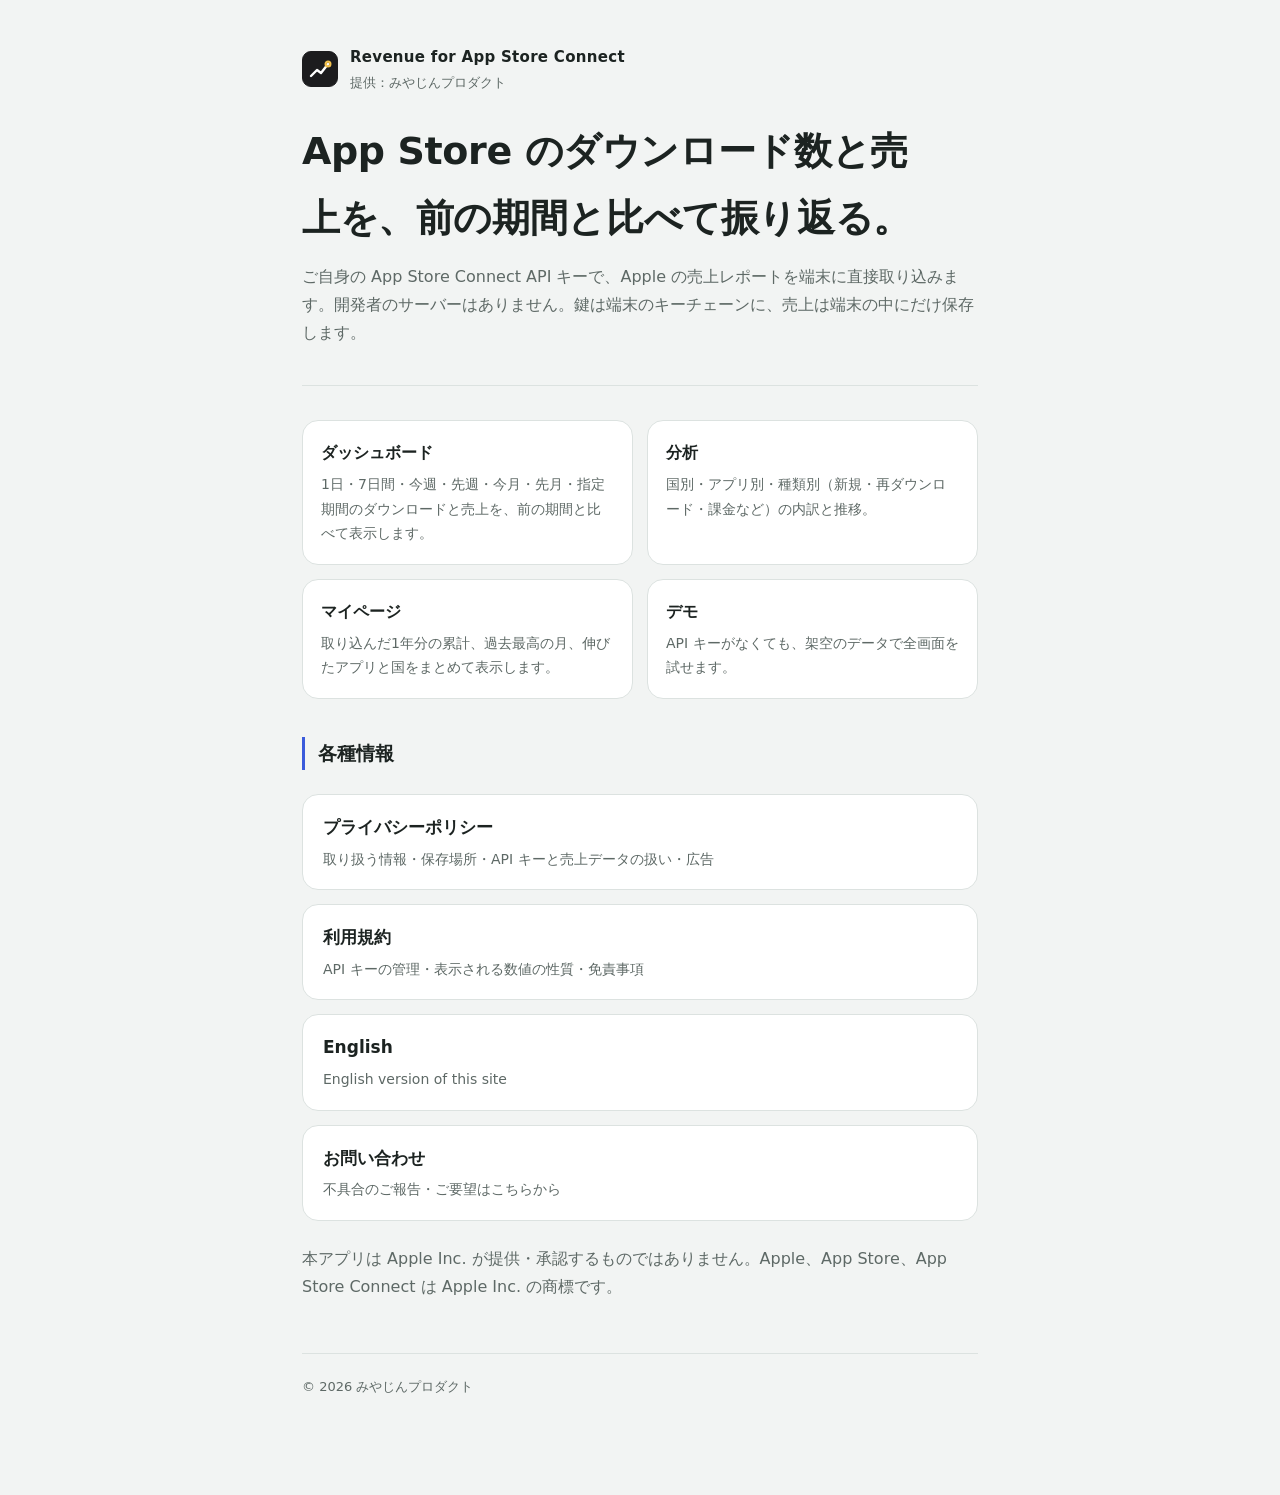
<file: index.html>
<!DOCTYPE html>
<html lang="ja">
<head>
<meta charset="utf-8">
<meta name="viewport" content="width=device-width, initial-scale=1">
<meta name="robots" content="index, follow">
<title>Revenue for App Store Connect｜App Store のダウンロード数と売上を振り返るアプリ</title>
<link rel="stylesheet" href="style.css">
</head>
<body>
<div class="wrap">
  <header class="site">
    <div class="brand">
      <div class="mark" aria-hidden="true"><svg viewBox="0 0 24 24"><path d="M3 19 L9 13 L13 16 L20 7"/><circle cx="20" cy="7" r="2.4"/></svg></div>
      <div>
        <div class="brand-name">Revenue for App Store Connect</div>
        <p class="app">提供：みやじんプロダクト</p>
      </div>
    </div>
    <h1>App Store のダウンロード数と売上を、前の期間と比べて振り返る。</h1>
    <p class="lead">ご自身の App Store Connect API キーで、Apple の売上レポートを端末に直接取り込みます。開発者のサーバーはありません。鍵は端末のキーチェーンに、売上は端末の中にだけ保存します。</p>
  </header>

  <div class="features">
    <div class="feat"><h3>ダッシュボード</h3><p>1日・7日間・今週・先週・今月・先月・指定期間のダウンロードと売上を、前の期間と比べて表示します。</p></div>
    <div class="feat"><h3>分析</h3><p>国別・アプリ別・種類別（新規・再ダウンロード・課金など）の内訳と推移。</p></div>
    <div class="feat"><h3>マイページ</h3><p>取り込んだ1年分の累計、過去最高の月、伸びたアプリと国をまとめて表示します。</p></div>
    <div class="feat"><h3>デモ</h3><p>API キーがなくても、架空のデータで全画面を試せます。</p></div>
  </div>

  <h2>各種情報</h2>
  <nav class="card-links">
    <a href="privacy.html">
      <div class="t">プライバシーポリシー</div>
      <div class="d">取り扱う情報・保存場所・API キーと売上データの扱い・広告</div>
    </a>
    <a href="terms.html">
      <div class="t">利用規約</div>
      <div class="d">API キーの管理・表示される数値の性質・免責事項</div>
    </a>
    <a href="en/index.html">
      <div class="t">English</div>
      <div class="d">English version of this site</div>
    </a>
    <a href="https://docs.google.com/forms/d/e/1FAIpQLSerlqKX8OvohAhMS4iuz7njMA0RL0A8FilcvmtY0oL1UKAetw/viewform" target="_blank" rel="noopener">
      <div class="t">お問い合わせ</div>
      <div class="d">不具合のご報告・ご要望はこちらから</div>
    </a>
  </nav>

  <p class="muted">本アプリは Apple Inc. が提供・承認するものではありません。Apple、App Store、App Store Connect は Apple Inc. の商標です。</p>

  <footer class="site">© 2026 みやじんプロダクト</footer>
</div>
</body>
</html>
</file>
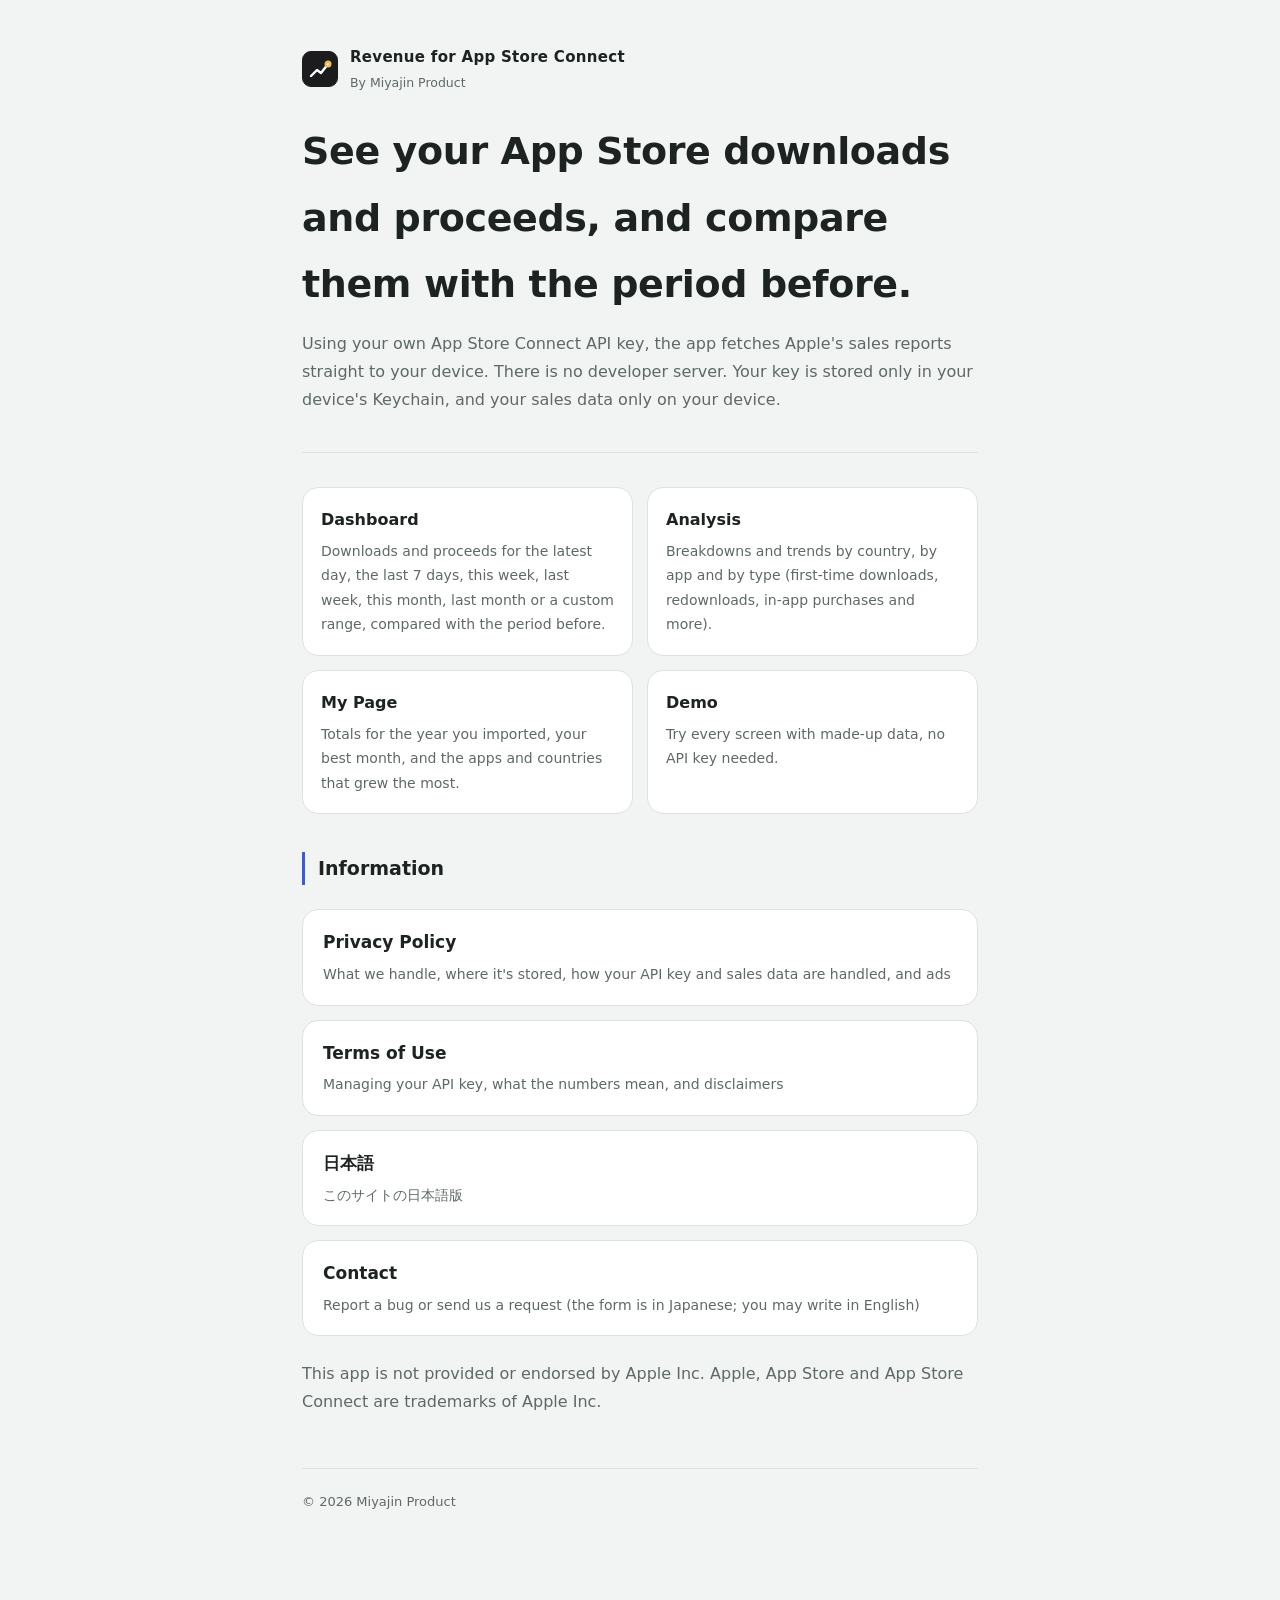
<file: en/index.html>
<!DOCTYPE html>
<html lang="en">
<head>
<meta charset="utf-8">
<meta name="viewport" content="width=device-width, initial-scale=1">
<meta name="robots" content="index, follow">
<title>Revenue for App Store Connect | Review your App Store downloads and proceeds</title>
<link rel="stylesheet" href="../style.css">
</head>
<body>
<div class="wrap">
  <header class="site">
    <div class="brand">
      <div class="mark" aria-hidden="true"><svg viewBox="0 0 24 24"><path d="M3 19 L9 13 L13 16 L20 7"/><circle cx="20" cy="7" r="2.4"/></svg></div>
      <div>
        <div class="brand-name">Revenue for App Store Connect</div>
        <p class="app">By Miyajin Product</p>
      </div>
    </div>
    <h1>See your App Store downloads and proceeds, and compare them with the period before.</h1>
    <p class="lead">Using your own App Store Connect API key, the app fetches Apple's sales reports straight to your device. There is no developer server. Your key is stored only in your device's Keychain, and your sales data only on your device.</p>
  </header>

  <div class="features">
    <div class="feat"><h3>Dashboard</h3><p>Downloads and proceeds for the latest day, the last 7 days, this week, last week, this month, last month or a custom range, compared with the period before.</p></div>
    <div class="feat"><h3>Analysis</h3><p>Breakdowns and trends by country, by app and by type (first-time downloads, redownloads, in-app purchases and more).</p></div>
    <div class="feat"><h3>My Page</h3><p>Totals for the year you imported, your best month, and the apps and countries that grew the most.</p></div>
    <div class="feat"><h3>Demo</h3><p>Try every screen with made-up data, no API key needed.</p></div>
  </div>

  <h2>Information</h2>
  <nav class="card-links">
    <a href="privacy.html">
      <div class="t">Privacy Policy</div>
      <div class="d">What we handle, where it's stored, how your API key and sales data are handled, and ads</div>
    </a>
    <a href="terms.html">
      <div class="t">Terms of Use</div>
      <div class="d">Managing your API key, what the numbers mean, and disclaimers</div>
    </a>
    <a href="../index.html">
      <div class="t">日本語</div>
      <div class="d">このサイトの日本語版</div>
    </a>
    <a href="https://docs.google.com/forms/d/e/1FAIpQLSerlqKX8OvohAhMS4iuz7njMA0RL0A8FilcvmtY0oL1UKAetw/viewform" target="_blank" rel="noopener">
      <div class="t">Contact</div>
      <div class="d">Report a bug or send us a request (the form is in Japanese; you may write in English)</div>
    </a>
  </nav>

  <p class="muted">This app is not provided or endorsed by Apple Inc. Apple, App Store and App Store Connect are trademarks of Apple Inc.</p>

  <footer class="site">© 2026 Miyajin Product</footer>
</div>
</body>
</html>
</file>
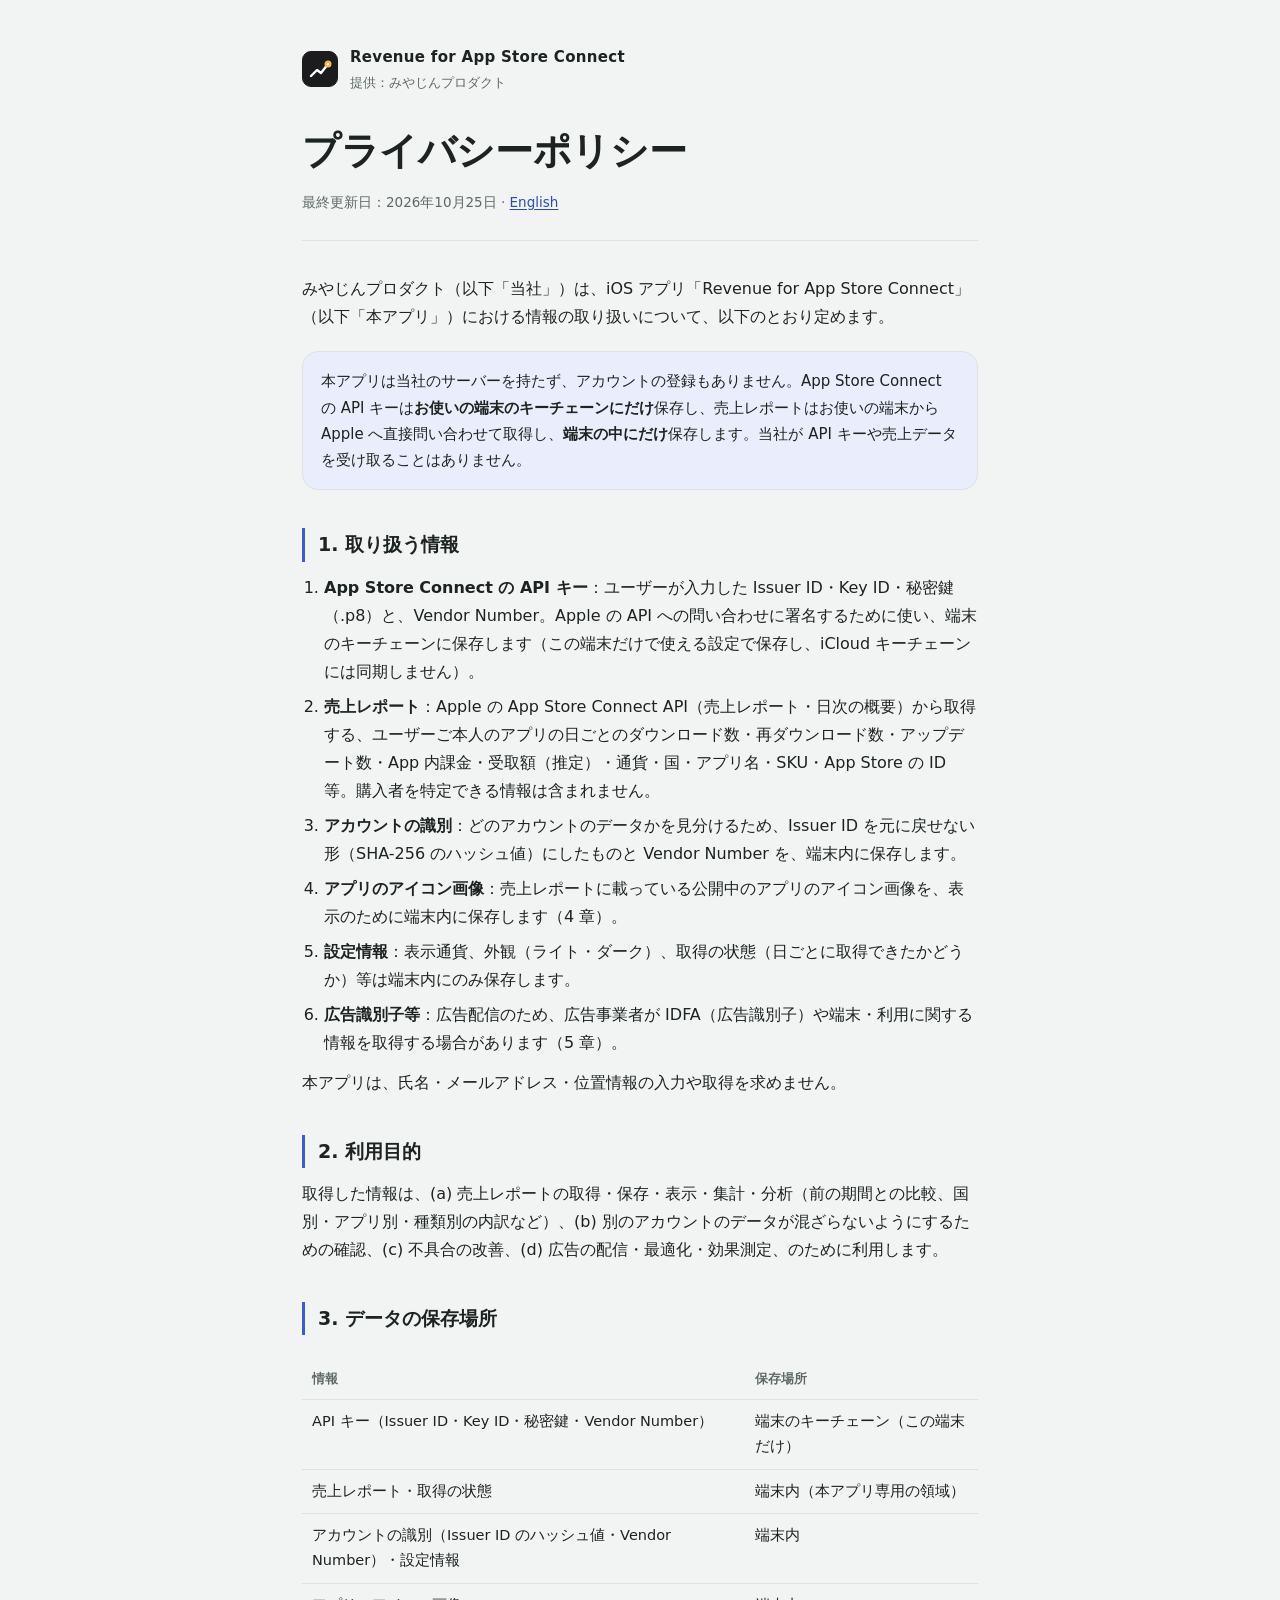
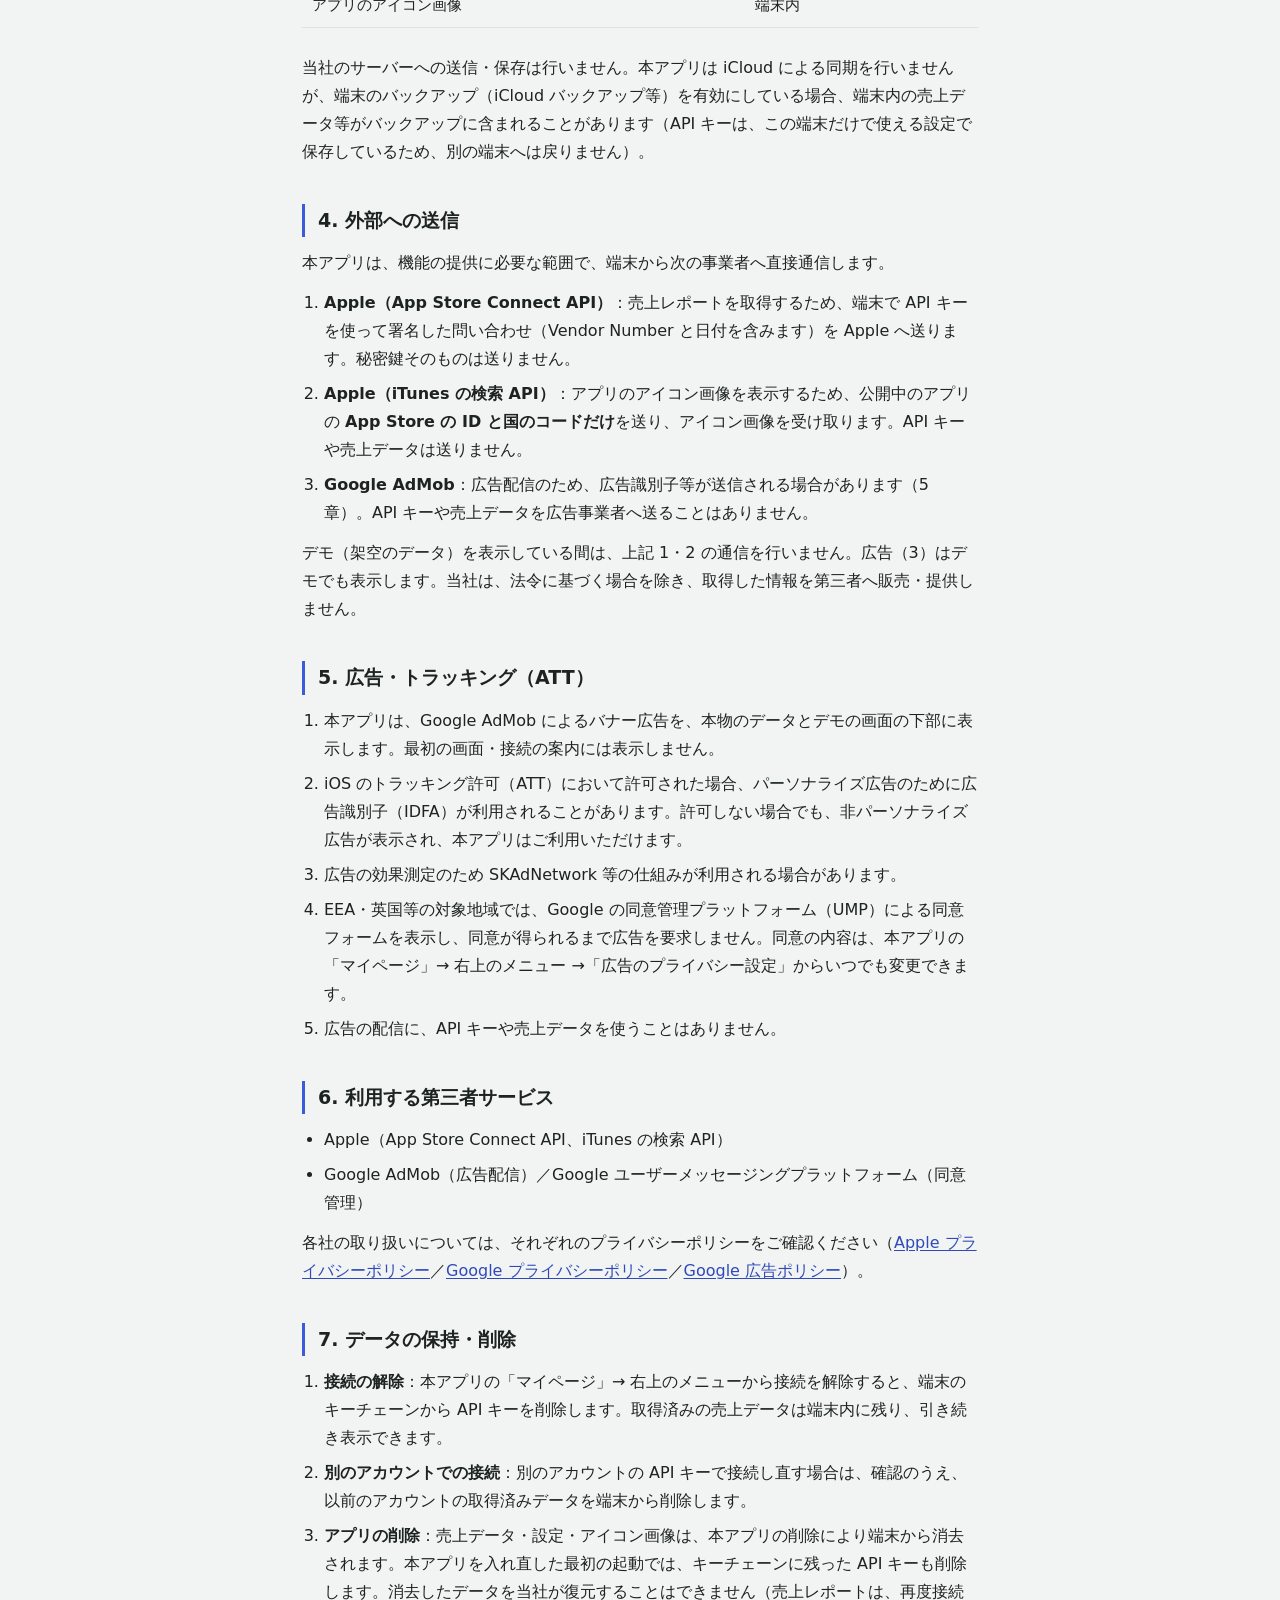
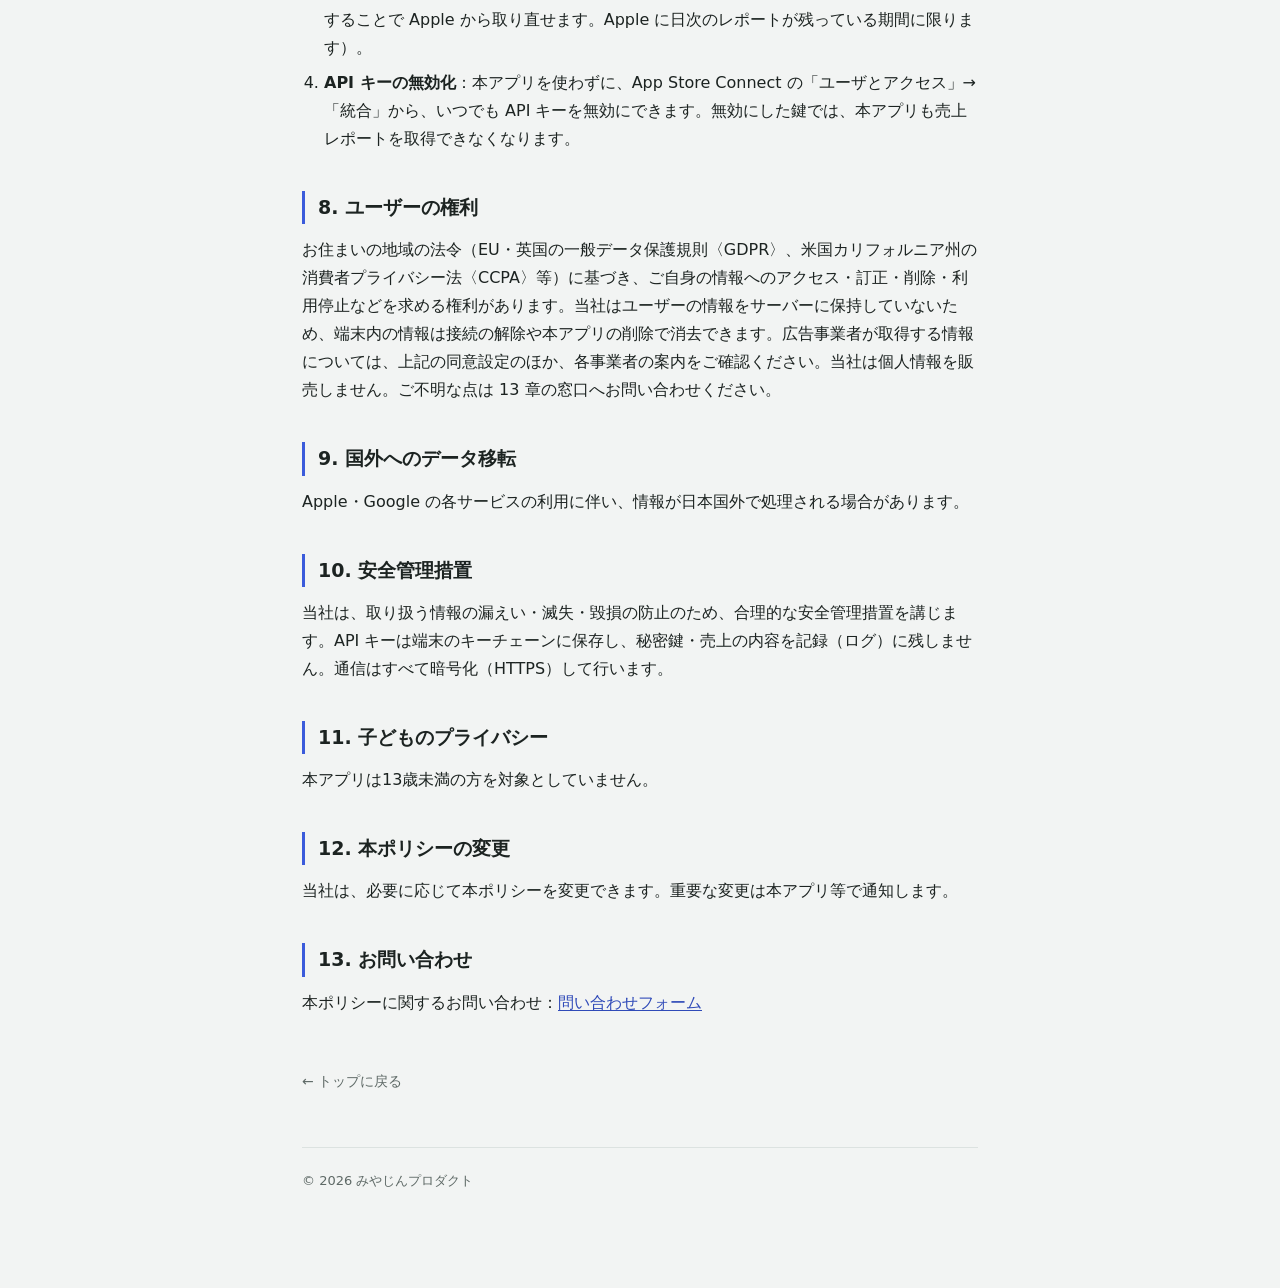
<file: privacy.html>
<!DOCTYPE html>
<html lang="ja">
<head>
<meta charset="utf-8">
<meta name="viewport" content="width=device-width, initial-scale=1">
<title>プライバシーポリシー｜Revenue for App Store Connect</title>
<link rel="stylesheet" href="style.css">
</head>
<body>
<div class="wrap">
  <header class="site">
    <div class="brand">
      <div class="mark" aria-hidden="true"><svg viewBox="0 0 24 24"><path d="M3 19 L9 13 L13 16 L20 7"/><circle cx="20" cy="7" r="2.4"/></svg></div>
      <div>
        <div class="brand-name">Revenue for App Store Connect</div>
        <p class="app">提供：みやじんプロダクト</p>
      </div>
    </div>
    <h1>プライバシーポリシー</h1>
    <p class="updated">最終更新日：2026年10月25日 · <a href="en/privacy.html">English</a></p>
  </header>

  <p>みやじんプロダクト（以下「当社」）は、iOS アプリ「Revenue for App Store Connect」（以下「本アプリ」）における情報の取り扱いについて、以下のとおり定めます。</p>

  <div class="note">
    本アプリは当社のサーバーを持たず、アカウントの登録もありません。App Store Connect の API キーは<strong>お使いの端末のキーチェーンにだけ</strong>保存し、売上レポートはお使いの端末から Apple へ直接問い合わせて取得し、<strong>端末の中にだけ</strong>保存します。当社が API キーや売上データを受け取ることはありません。
  </div>

  <h2>1. 取り扱う情報</h2>
  <ol>
    <li><strong>App Store Connect の API キー</strong>：ユーザーが入力した Issuer ID・Key ID・秘密鍵（.p8）と、Vendor Number。Apple の API への問い合わせに署名するために使い、端末のキーチェーンに保存します（この端末だけで使える設定で保存し、iCloud キーチェーンには同期しません）。</li>
    <li><strong>売上レポート</strong>：Apple の App Store Connect API（売上レポート・日次の概要）から取得する、ユーザーご本人のアプリの日ごとのダウンロード数・再ダウンロード数・アップデート数・App 内課金・受取額（推定）・通貨・国・アプリ名・SKU・App Store の ID 等。購入者を特定できる情報は含まれません。</li>
    <li><strong>アカウントの識別</strong>：どのアカウントのデータかを見分けるため、Issuer ID を元に戻せない形（SHA-256 のハッシュ値）にしたものと Vendor Number を、端末内に保存します。</li>
    <li><strong>アプリのアイコン画像</strong>：売上レポートに載っている公開中のアプリのアイコン画像を、表示のために端末内に保存します（4 章）。</li>
    <li><strong>設定情報</strong>：表示通貨、外観（ライト・ダーク）、取得の状態（日ごとに取得できたかどうか）等は端末内にのみ保存します。</li>
    <li><strong>広告識別子等</strong>：広告配信のため、広告事業者が IDFA（広告識別子）や端末・利用に関する情報を取得する場合があります（5 章）。</li>
  </ol>
  <p>本アプリは、氏名・メールアドレス・位置情報の入力や取得を求めません。</p>

  <h2>2. 利用目的</h2>
  <p>取得した情報は、(a) 売上レポートの取得・保存・表示・集計・分析（前の期間との比較、国別・アプリ別・種類別の内訳など）、(b) 別のアカウントのデータが混ざらないようにするための確認、(c) 不具合の改善、(d) 広告の配信・最適化・効果測定、のために利用します。</p>

  <h2>3. データの保存場所</h2>
  <div class="scroll">
  <table>
    <thead><tr><th>情報</th><th>保存場所</th></tr></thead>
    <tbody>
      <tr><td>API キー（Issuer ID・Key ID・秘密鍵・Vendor Number）</td><td>端末のキーチェーン（この端末だけ）</td></tr>
      <tr><td>売上レポート・取得の状態</td><td>端末内（本アプリ専用の領域）</td></tr>
      <tr><td>アカウントの識別（Issuer ID のハッシュ値・Vendor Number）・設定情報</td><td>端末内</td></tr>
      <tr><td>アプリのアイコン画像</td><td>端末内</td></tr>
    </tbody>
  </table>
  </div>
  <p>当社のサーバーへの送信・保存は行いません。本アプリは iCloud による同期を行いませんが、端末のバックアップ（iCloud バックアップ等）を有効にしている場合、端末内の売上データ等がバックアップに含まれることがあります（API キーは、この端末だけで使える設定で保存しているため、別の端末へは戻りません）。</p>

  <h2>4. 外部への送信</h2>
  <p>本アプリは、機能の提供に必要な範囲で、端末から次の事業者へ直接通信します。</p>
  <ol>
    <li><strong>Apple（App Store Connect API）</strong>：売上レポートを取得するため、端末で API キーを使って署名した問い合わせ（Vendor Number と日付を含みます）を Apple へ送ります。秘密鍵そのものは送りません。</li>
    <li><strong>Apple（iTunes の検索 API）</strong>：アプリのアイコン画像を表示するため、公開中のアプリの <strong>App Store の ID と国のコードだけ</strong>を送り、アイコン画像を受け取ります。API キーや売上データは送りません。</li>
    <li><strong>Google AdMob</strong>：広告配信のため、広告識別子等が送信される場合があります（5 章）。API キーや売上データを広告事業者へ送ることはありません。</li>
  </ol>
  <p>デモ（架空のデータ）を表示している間は、上記 1・2 の通信を行いません。広告（3）はデモでも表示します。当社は、法令に基づく場合を除き、取得した情報を第三者へ販売・提供しません。</p>

  <h2>5. 広告・トラッキング（ATT）</h2>
  <ol>
    <li>本アプリは、Google AdMob によるバナー広告を、本物のデータとデモの画面の下部に表示します。最初の画面・接続の案内には表示しません。</li>
    <li>iOS のトラッキング許可（ATT）において許可された場合、パーソナライズ広告のために広告識別子（IDFA）が利用されることがあります。許可しない場合でも、非パーソナライズ広告が表示され、本アプリはご利用いただけます。</li>
    <li>広告の効果測定のため SKAdNetwork 等の仕組みが利用される場合があります。</li>
    <li>EEA・英国等の対象地域では、Google の同意管理プラットフォーム（UMP）による同意フォームを表示し、同意が得られるまで広告を要求しません。同意の内容は、本アプリの「マイページ」→ 右上のメニュー →「広告のプライバシー設定」からいつでも変更できます。</li>
    <li>広告の配信に、API キーや売上データを使うことはありません。</li>
  </ol>

  <h2>6. 利用する第三者サービス</h2>
  <ul>
    <li>Apple（App Store Connect API、iTunes の検索 API）</li>
    <li>Google AdMob（広告配信）／Google ユーザーメッセージングプラットフォーム（同意管理）</li>
  </ul>
  <p>各社の取り扱いについては、それぞれのプライバシーポリシーをご確認ください（<a href="https://www.apple.com/jp/legal/privacy/" target="_blank" rel="noopener">Apple プライバシーポリシー</a>／<a href="https://policies.google.com/privacy" target="_blank" rel="noopener">Google プライバシーポリシー</a>／<a href="https://policies.google.com/technologies/ads" target="_blank" rel="noopener">Google 広告ポリシー</a>）。</p>

  <h2>7. データの保持・削除</h2>
  <ol>
    <li><strong>接続の解除</strong>：本アプリの「マイページ」→ 右上のメニューから接続を解除すると、端末のキーチェーンから API キーを削除します。取得済みの売上データは端末内に残り、引き続き表示できます。</li>
    <li><strong>別のアカウントでの接続</strong>：別のアカウントの API キーで接続し直す場合は、確認のうえ、以前のアカウントの取得済みデータを端末から削除します。</li>
    <li><strong>アプリの削除</strong>：売上データ・設定・アイコン画像は、本アプリの削除により端末から消去されます。本アプリを入れ直した最初の起動では、キーチェーンに残った API キーも削除します。消去したデータを当社が復元することはできません（売上レポートは、再度接続することで Apple から取り直せます。Apple に日次のレポートが残っている期間に限ります）。</li>
    <li><strong>API キーの無効化</strong>：本アプリを使わずに、App Store Connect の「ユーザとアクセス」→「統合」から、いつでも API キーを無効にできます。無効にした鍵では、本アプリも売上レポートを取得できなくなります。</li>
  </ol>

  <h2>8. ユーザーの権利</h2>
  <p>お住まいの地域の法令（EU・英国の一般データ保護規則〈GDPR〉、米国カリフォルニア州の消費者プライバシー法〈CCPA〉等）に基づき、ご自身の情報へのアクセス・訂正・削除・利用停止などを求める権利があります。当社はユーザーの情報をサーバーに保持していないため、端末内の情報は接続の解除や本アプリの削除で消去できます。広告事業者が取得する情報については、上記の同意設定のほか、各事業者の案内をご確認ください。当社は個人情報を販売しません。ご不明な点は 13 章の窓口へお問い合わせください。</p>

  <h2>9. 国外へのデータ移転</h2>
  <p>Apple・Google の各サービスの利用に伴い、情報が日本国外で処理される場合があります。</p>

  <h2>10. 安全管理措置</h2>
  <p>当社は、取り扱う情報の漏えい・滅失・毀損の防止のため、合理的な安全管理措置を講じます。API キーは端末のキーチェーンに保存し、秘密鍵・売上の内容を記録（ログ）に残しません。通信はすべて暗号化（HTTPS）して行います。</p>

  <h2>11. 子どものプライバシー</h2>
  <p>本アプリは13歳未満の方を対象としていません。</p>

  <h2>12. 本ポリシーの変更</h2>
  <p>当社は、必要に応じて本ポリシーを変更できます。重要な変更は本アプリ等で通知します。</p>

  <h2>13. お問い合わせ</h2>
  <p>本ポリシーに関するお問い合わせ：<a href="https://docs.google.com/forms/d/e/1FAIpQLSerlqKX8OvohAhMS4iuz7njMA0RL0A8FilcvmtY0oL1UKAetw/viewform" target="_blank" rel="noopener">問い合わせフォーム</a></p>

  <a class="back" href="index.html">← トップに戻る</a>

  <footer class="site">© 2026 みやじんプロダクト</footer>
</div>
</body>
</html>
</file>
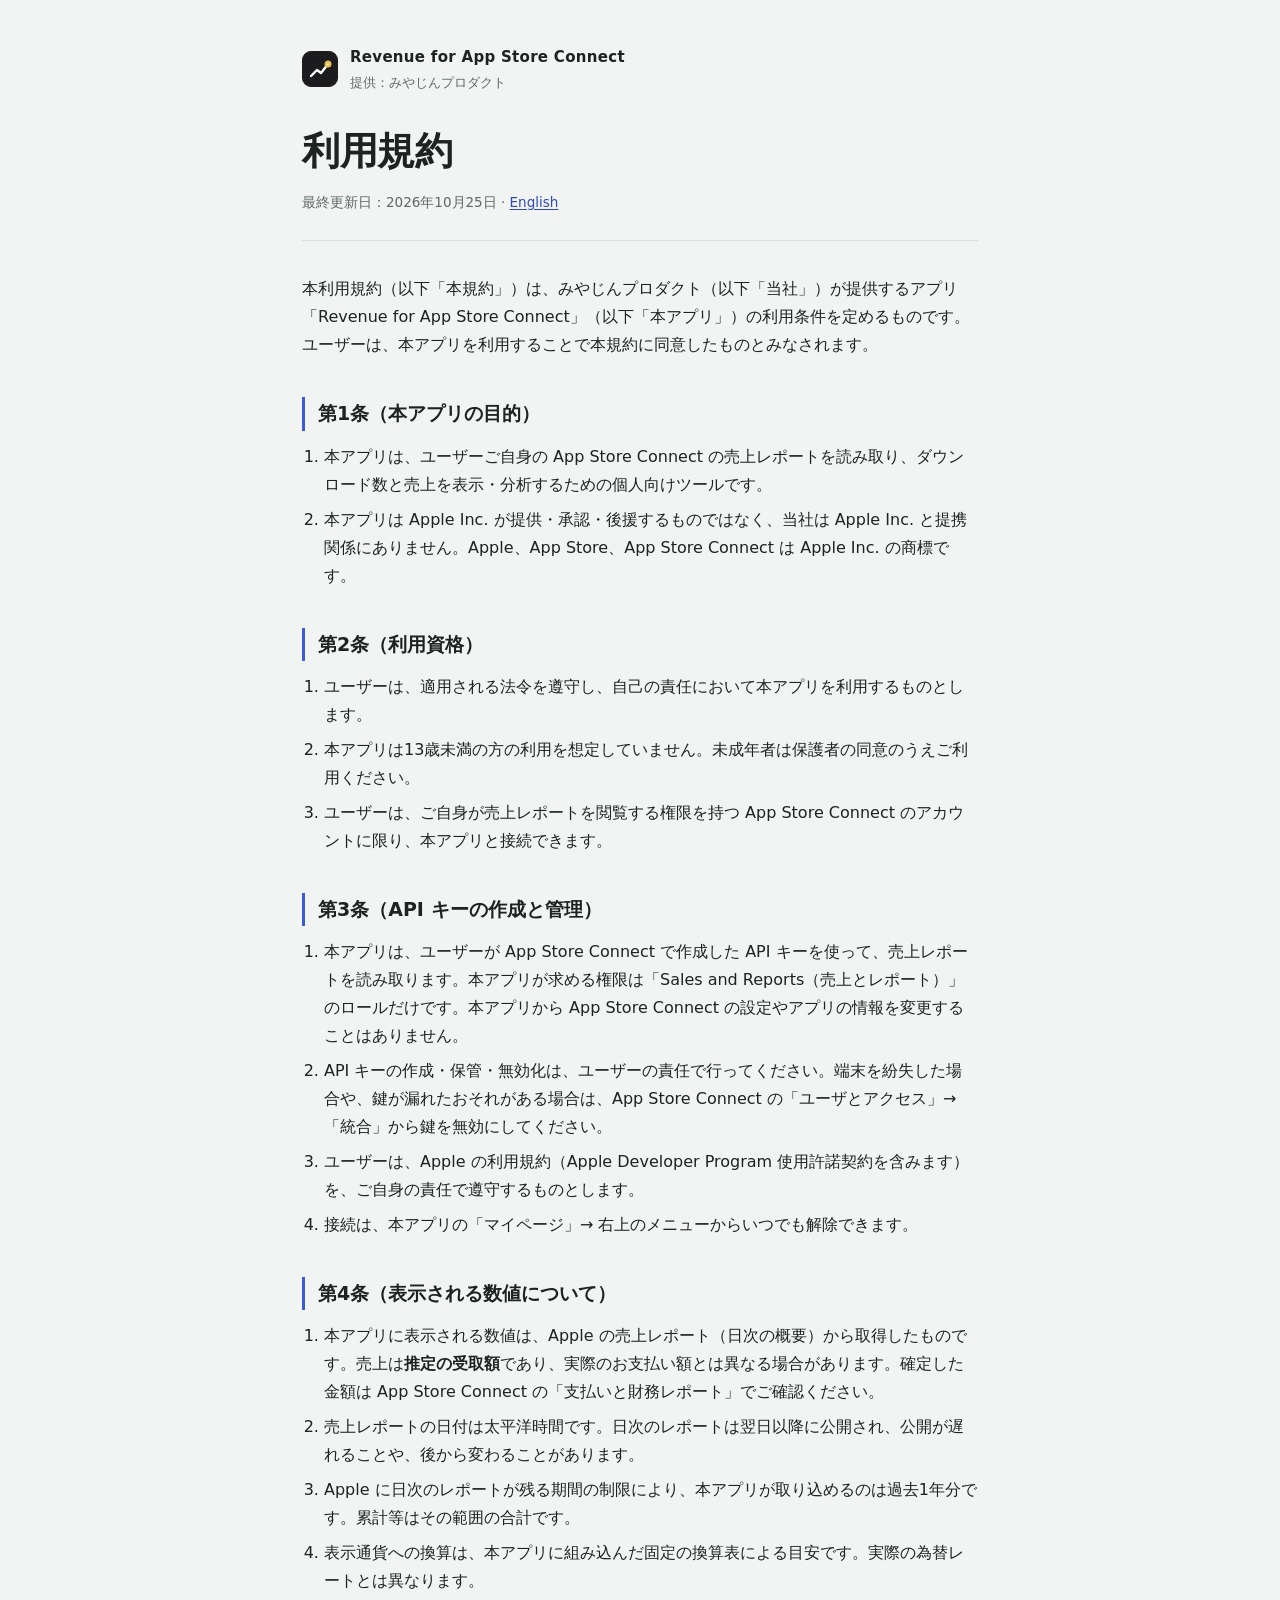
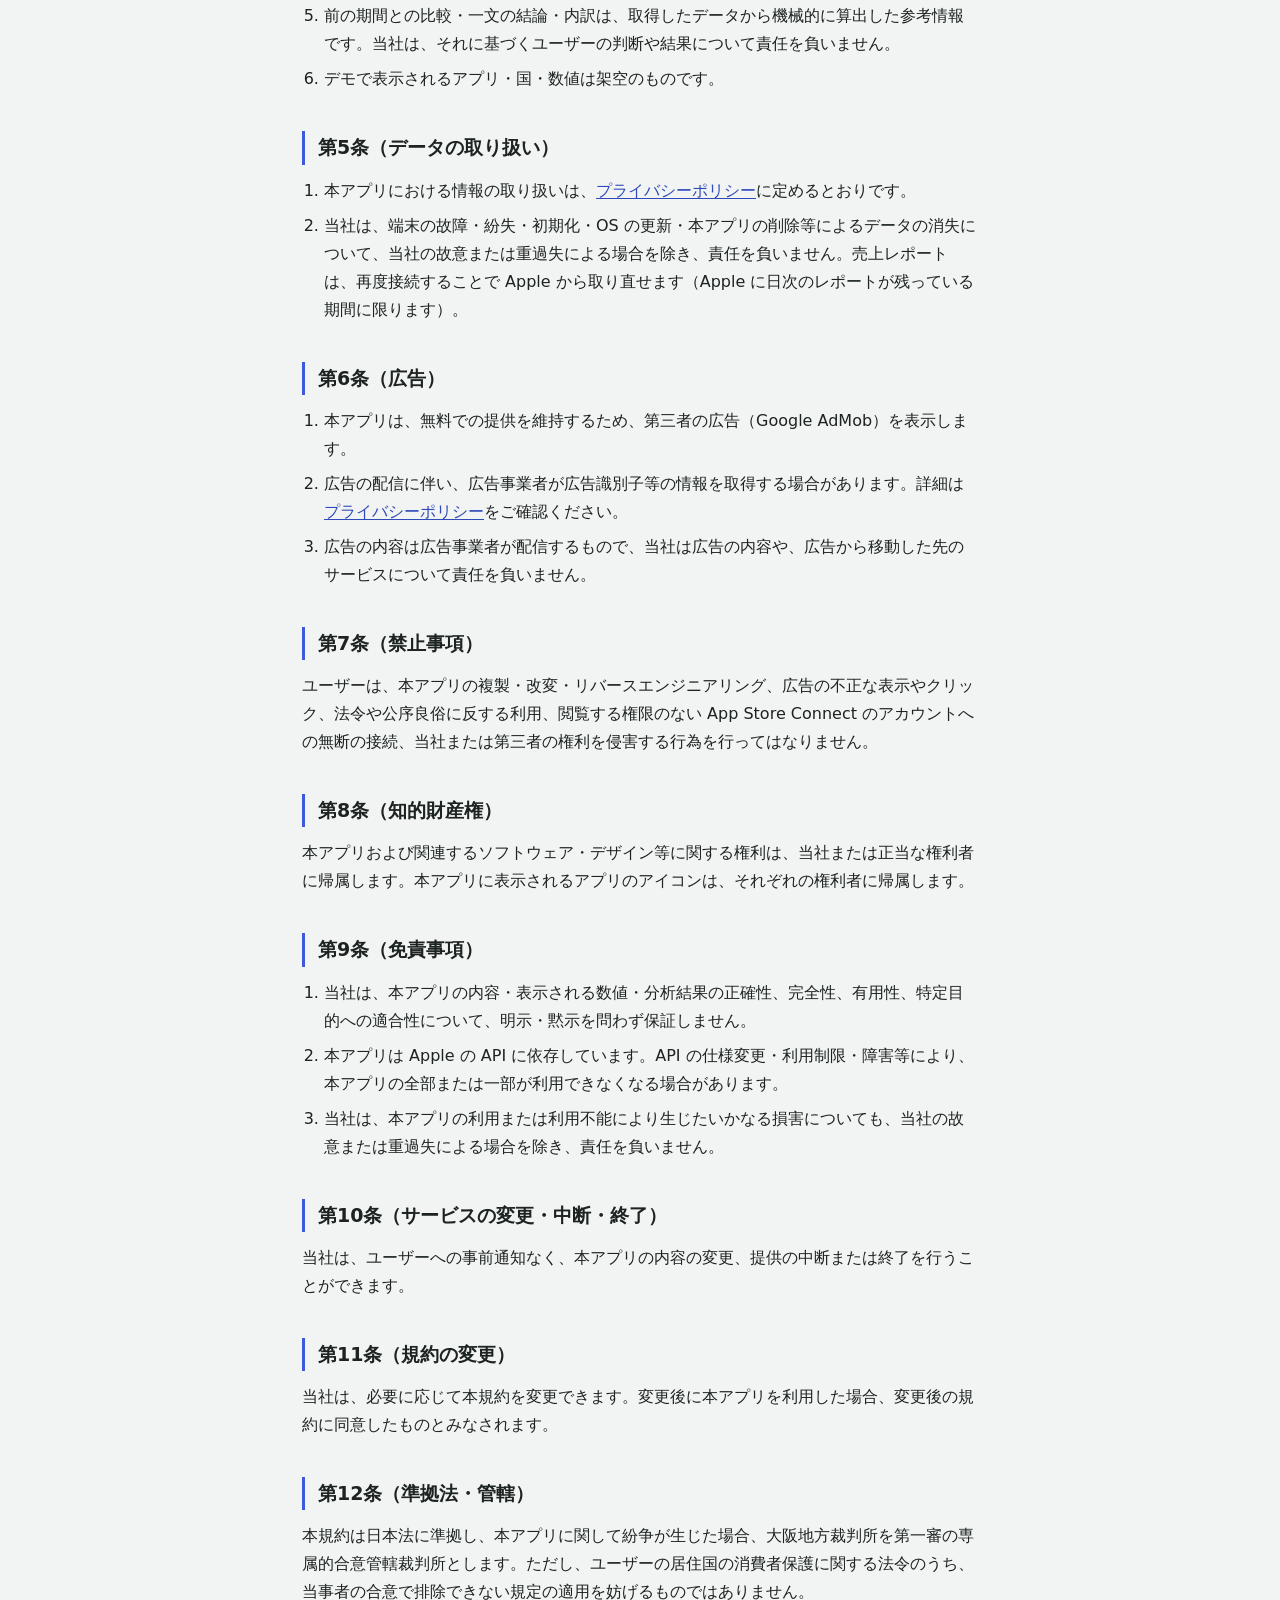
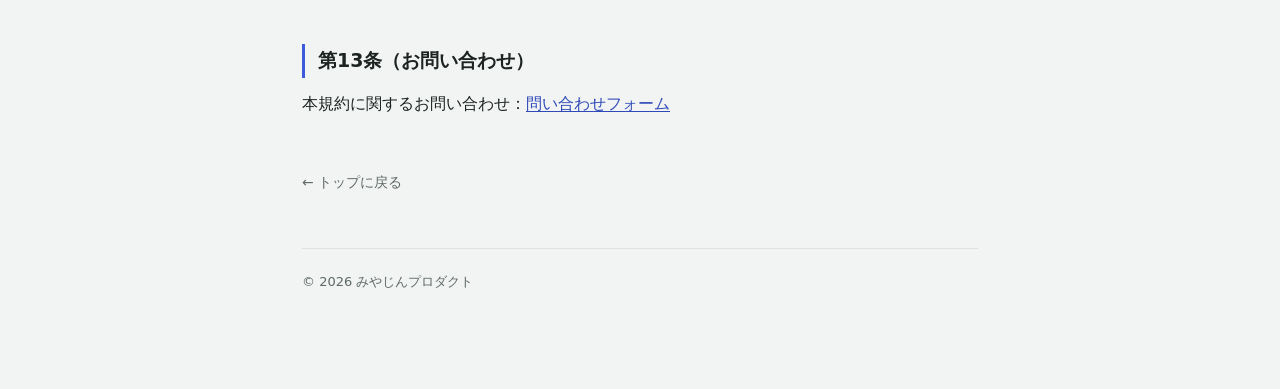
<file: terms.html>
<!DOCTYPE html>
<html lang="ja">
<head>
<meta charset="utf-8">
<meta name="viewport" content="width=device-width, initial-scale=1">
<title>利用規約｜Revenue for App Store Connect</title>
<link rel="stylesheet" href="style.css">
</head>
<body>
<div class="wrap">
  <header class="site">
    <div class="brand">
      <div class="mark" aria-hidden="true"><svg viewBox="0 0 24 24"><path d="M3 19 L9 13 L13 16 L20 7"/><circle cx="20" cy="7" r="2.4"/></svg></div>
      <div>
        <div class="brand-name">Revenue for App Store Connect</div>
        <p class="app">提供：みやじんプロダクト</p>
      </div>
    </div>
    <h1>利用規約</h1>
    <p class="updated">最終更新日：2026年10月25日 · <a href="en/terms.html">English</a></p>
  </header>

  <p>本利用規約（以下「本規約」）は、みやじんプロダクト（以下「当社」）が提供するアプリ「Revenue for App Store Connect」（以下「本アプリ」）の利用条件を定めるものです。ユーザーは、本アプリを利用することで本規約に同意したものとみなされます。</p>

  <h2>第1条（本アプリの目的）</h2>
  <ol>
    <li>本アプリは、ユーザーご自身の App Store Connect の売上レポートを読み取り、ダウンロード数と売上を表示・分析するための個人向けツールです。</li>
    <li>本アプリは Apple Inc. が提供・承認・後援するものではなく、当社は Apple Inc. と提携関係にありません。Apple、App Store、App Store Connect は Apple Inc. の商標です。</li>
  </ol>

  <h2>第2条（利用資格）</h2>
  <ol>
    <li>ユーザーは、適用される法令を遵守し、自己の責任において本アプリを利用するものとします。</li>
    <li>本アプリは13歳未満の方の利用を想定していません。未成年者は保護者の同意のうえご利用ください。</li>
    <li>ユーザーは、ご自身が売上レポートを閲覧する権限を持つ App Store Connect のアカウントに限り、本アプリと接続できます。</li>
  </ol>

  <h2>第3条（API キーの作成と管理）</h2>
  <ol>
    <li>本アプリは、ユーザーが App Store Connect で作成した API キーを使って、売上レポートを読み取ります。本アプリが求める権限は「Sales and Reports（売上とレポート）」のロールだけです。本アプリから App Store Connect の設定やアプリの情報を変更することはありません。</li>
    <li>API キーの作成・保管・無効化は、ユーザーの責任で行ってください。端末を紛失した場合や、鍵が漏れたおそれがある場合は、App Store Connect の「ユーザとアクセス」→「統合」から鍵を無効にしてください。</li>
    <li>ユーザーは、Apple の利用規約（Apple Developer Program 使用許諾契約を含みます）を、ご自身の責任で遵守するものとします。</li>
    <li>接続は、本アプリの「マイページ」→ 右上のメニューからいつでも解除できます。</li>
  </ol>

  <h2>第4条（表示される数値について）</h2>
  <ol>
    <li>本アプリに表示される数値は、Apple の売上レポート（日次の概要）から取得したものです。売上は<strong>推定の受取額</strong>であり、実際のお支払い額とは異なる場合があります。確定した金額は App Store Connect の「支払いと財務レポート」でご確認ください。</li>
    <li>売上レポートの日付は太平洋時間です。日次のレポートは翌日以降に公開され、公開が遅れることや、後から変わることがあります。</li>
    <li>Apple に日次のレポートが残る期間の制限により、本アプリが取り込めるのは過去1年分です。累計等はその範囲の合計です。</li>
    <li>表示通貨への換算は、本アプリに組み込んだ固定の換算表による目安です。実際の為替レートとは異なります。</li>
    <li>前の期間との比較・一文の結論・内訳は、取得したデータから機械的に算出した参考情報です。当社は、それに基づくユーザーの判断や結果について責任を負いません。</li>
    <li>デモで表示されるアプリ・国・数値は架空のものです。</li>
  </ol>

  <h2>第5条（データの取り扱い）</h2>
  <ol>
    <li>本アプリにおける情報の取り扱いは、<a href="privacy.html">プライバシーポリシー</a>に定めるとおりです。</li>
    <li>当社は、端末の故障・紛失・初期化・OS の更新・本アプリの削除等によるデータの消失について、当社の故意または重過失による場合を除き、責任を負いません。売上レポートは、再度接続することで Apple から取り直せます（Apple に日次のレポートが残っている期間に限ります）。</li>
  </ol>

  <h2>第6条（広告）</h2>
  <ol>
    <li>本アプリは、無料での提供を維持するため、第三者の広告（Google AdMob）を表示します。</li>
    <li>広告の配信に伴い、広告事業者が広告識別子等の情報を取得する場合があります。詳細は<a href="privacy.html">プライバシーポリシー</a>をご確認ください。</li>
    <li>広告の内容は広告事業者が配信するもので、当社は広告の内容や、広告から移動した先のサービスについて責任を負いません。</li>
  </ol>

  <h2>第7条（禁止事項）</h2>
  <p>ユーザーは、本アプリの複製・改変・リバースエンジニアリング、広告の不正な表示やクリック、法令や公序良俗に反する利用、閲覧する権限のない App Store Connect のアカウントへの無断の接続、当社または第三者の権利を侵害する行為を行ってはなりません。</p>

  <h2>第8条（知的財産権）</h2>
  <p>本アプリおよび関連するソフトウェア・デザイン等に関する権利は、当社または正当な権利者に帰属します。本アプリに表示されるアプリのアイコンは、それぞれの権利者に帰属します。</p>

  <h2>第9条（免責事項）</h2>
  <ol>
    <li>当社は、本アプリの内容・表示される数値・分析結果の正確性、完全性、有用性、特定目的への適合性について、明示・黙示を問わず保証しません。</li>
    <li>本アプリは Apple の API に依存しています。API の仕様変更・利用制限・障害等により、本アプリの全部または一部が利用できなくなる場合があります。</li>
    <li>当社は、本アプリの利用または利用不能により生じたいかなる損害についても、当社の故意または重過失による場合を除き、責任を負いません。</li>
  </ol>

  <h2>第10条（サービスの変更・中断・終了）</h2>
  <p>当社は、ユーザーへの事前通知なく、本アプリの内容の変更、提供の中断または終了を行うことができます。</p>

  <h2>第11条（規約の変更）</h2>
  <p>当社は、必要に応じて本規約を変更できます。変更後に本アプリを利用した場合、変更後の規約に同意したものとみなされます。</p>

  <h2>第12条（準拠法・管轄）</h2>
  <p>本規約は日本法に準拠し、本アプリに関して紛争が生じた場合、大阪地方裁判所を第一審の専属的合意管轄裁判所とします。ただし、ユーザーの居住国の消費者保護に関する法令のうち、当事者の合意で排除できない規定の適用を妨げるものではありません。</p>

  <h2>第13条（お問い合わせ）</h2>
  <p>本規約に関するお問い合わせ：<a href="https://docs.google.com/forms/d/e/1FAIpQLSerlqKX8OvohAhMS4iuz7njMA0RL0A8FilcvmtY0oL1UKAetw/viewform" target="_blank" rel="noopener">問い合わせフォーム</a></p>

  <a class="back" href="index.html">← トップに戻る</a>

  <footer class="site">© 2026 みやじんプロダクト</footer>
</div>
</body>
</html>
</file>
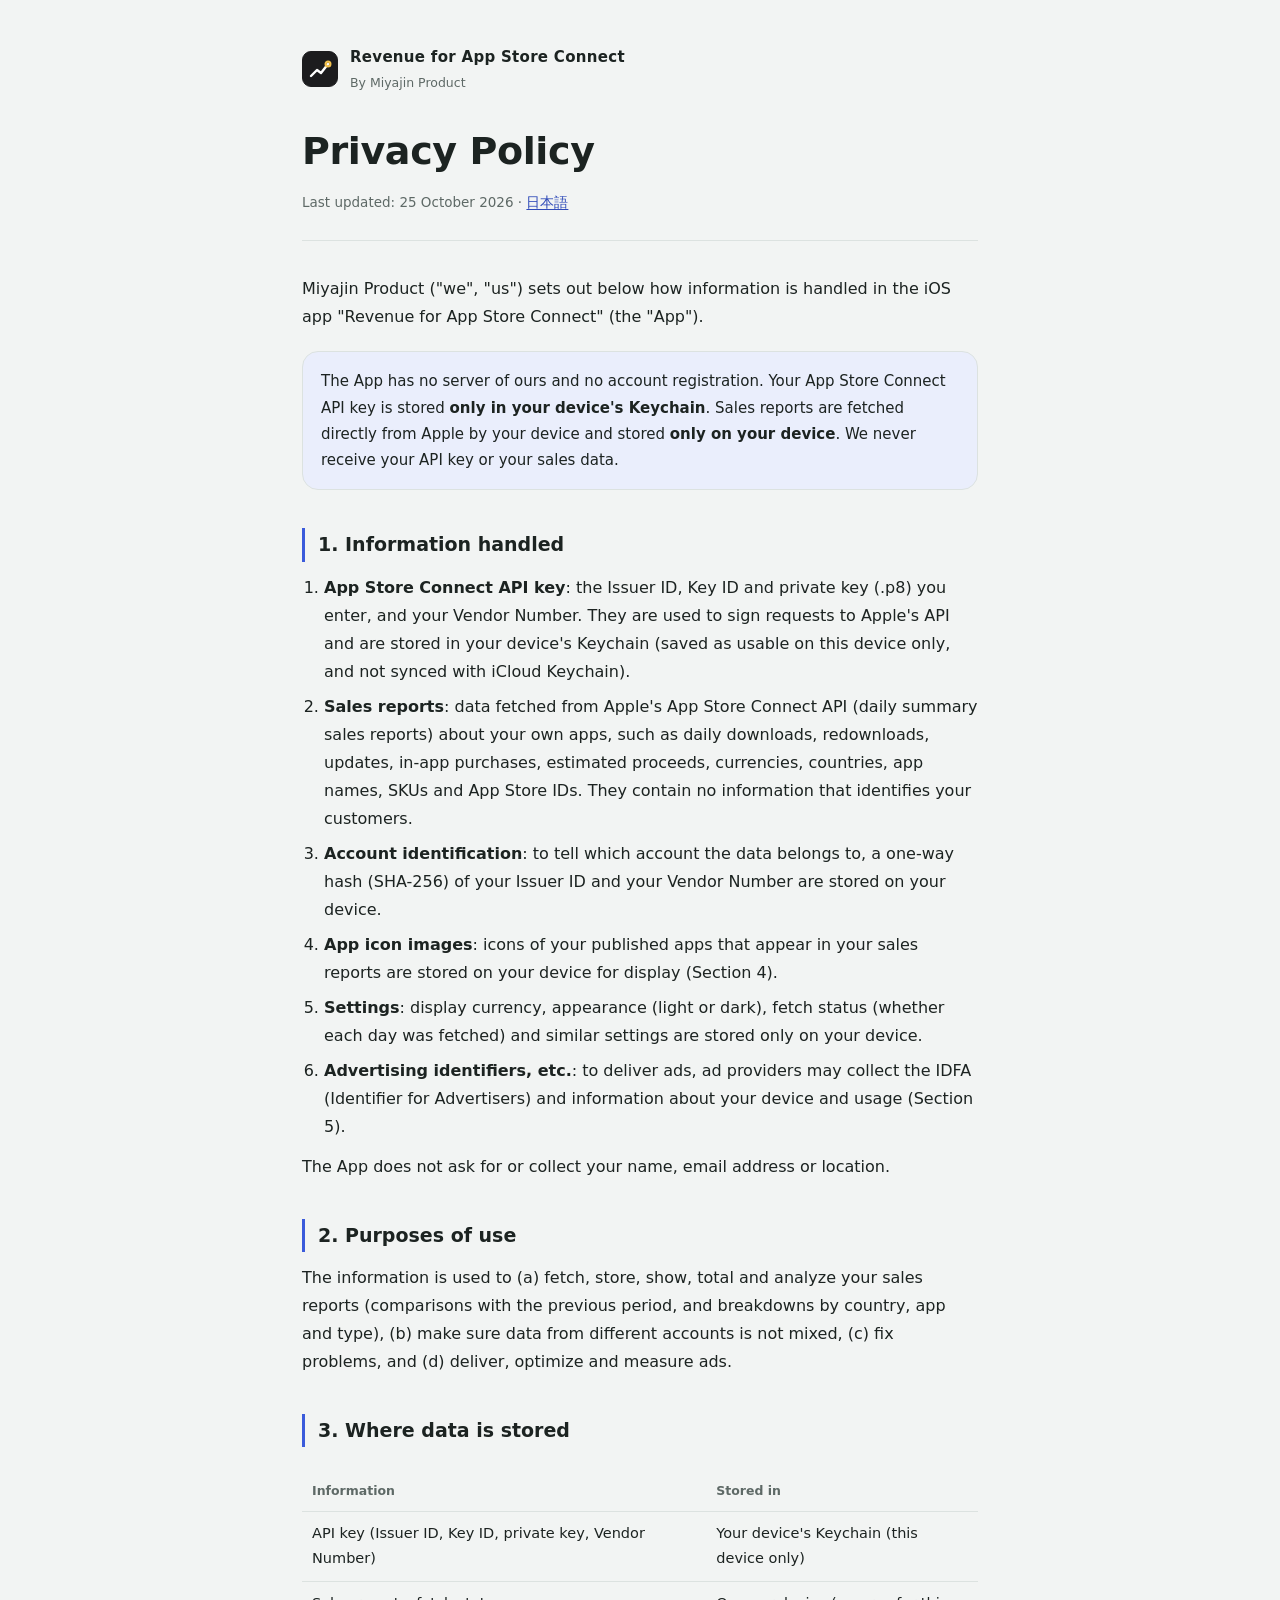
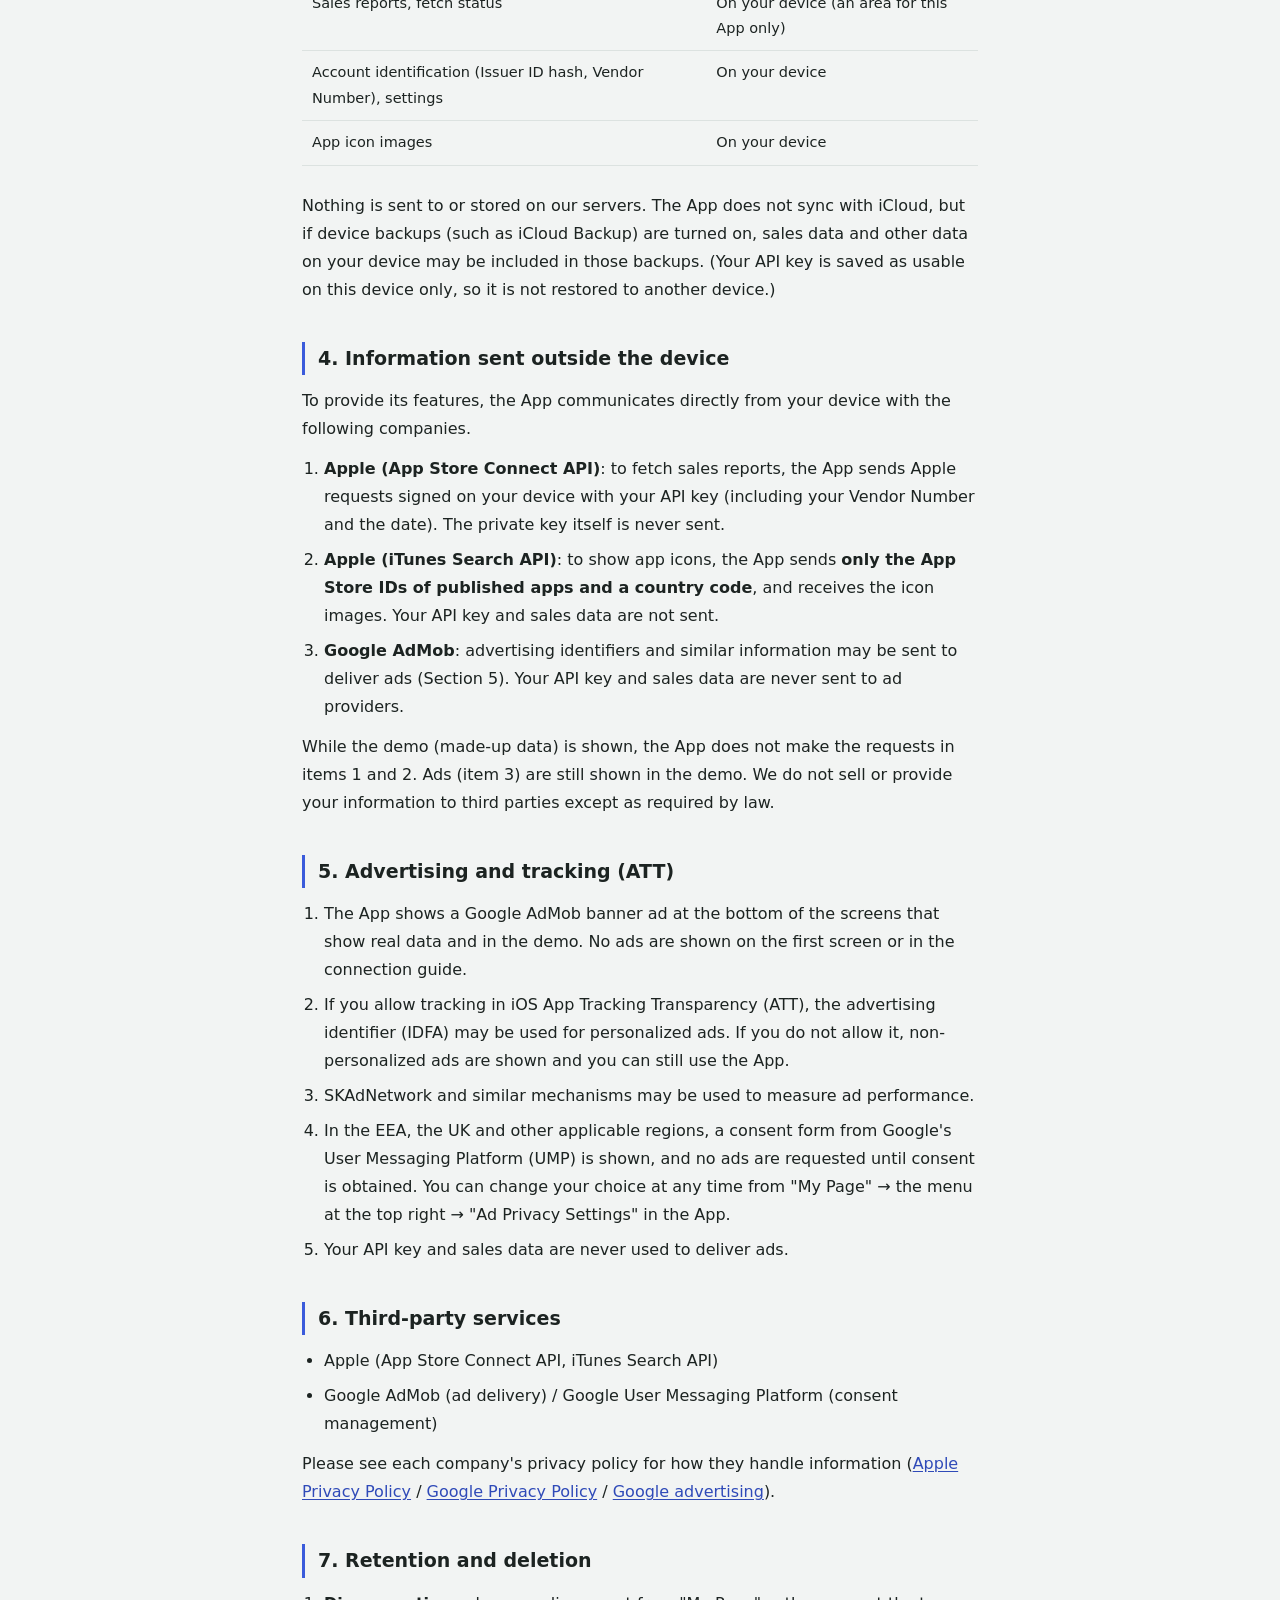
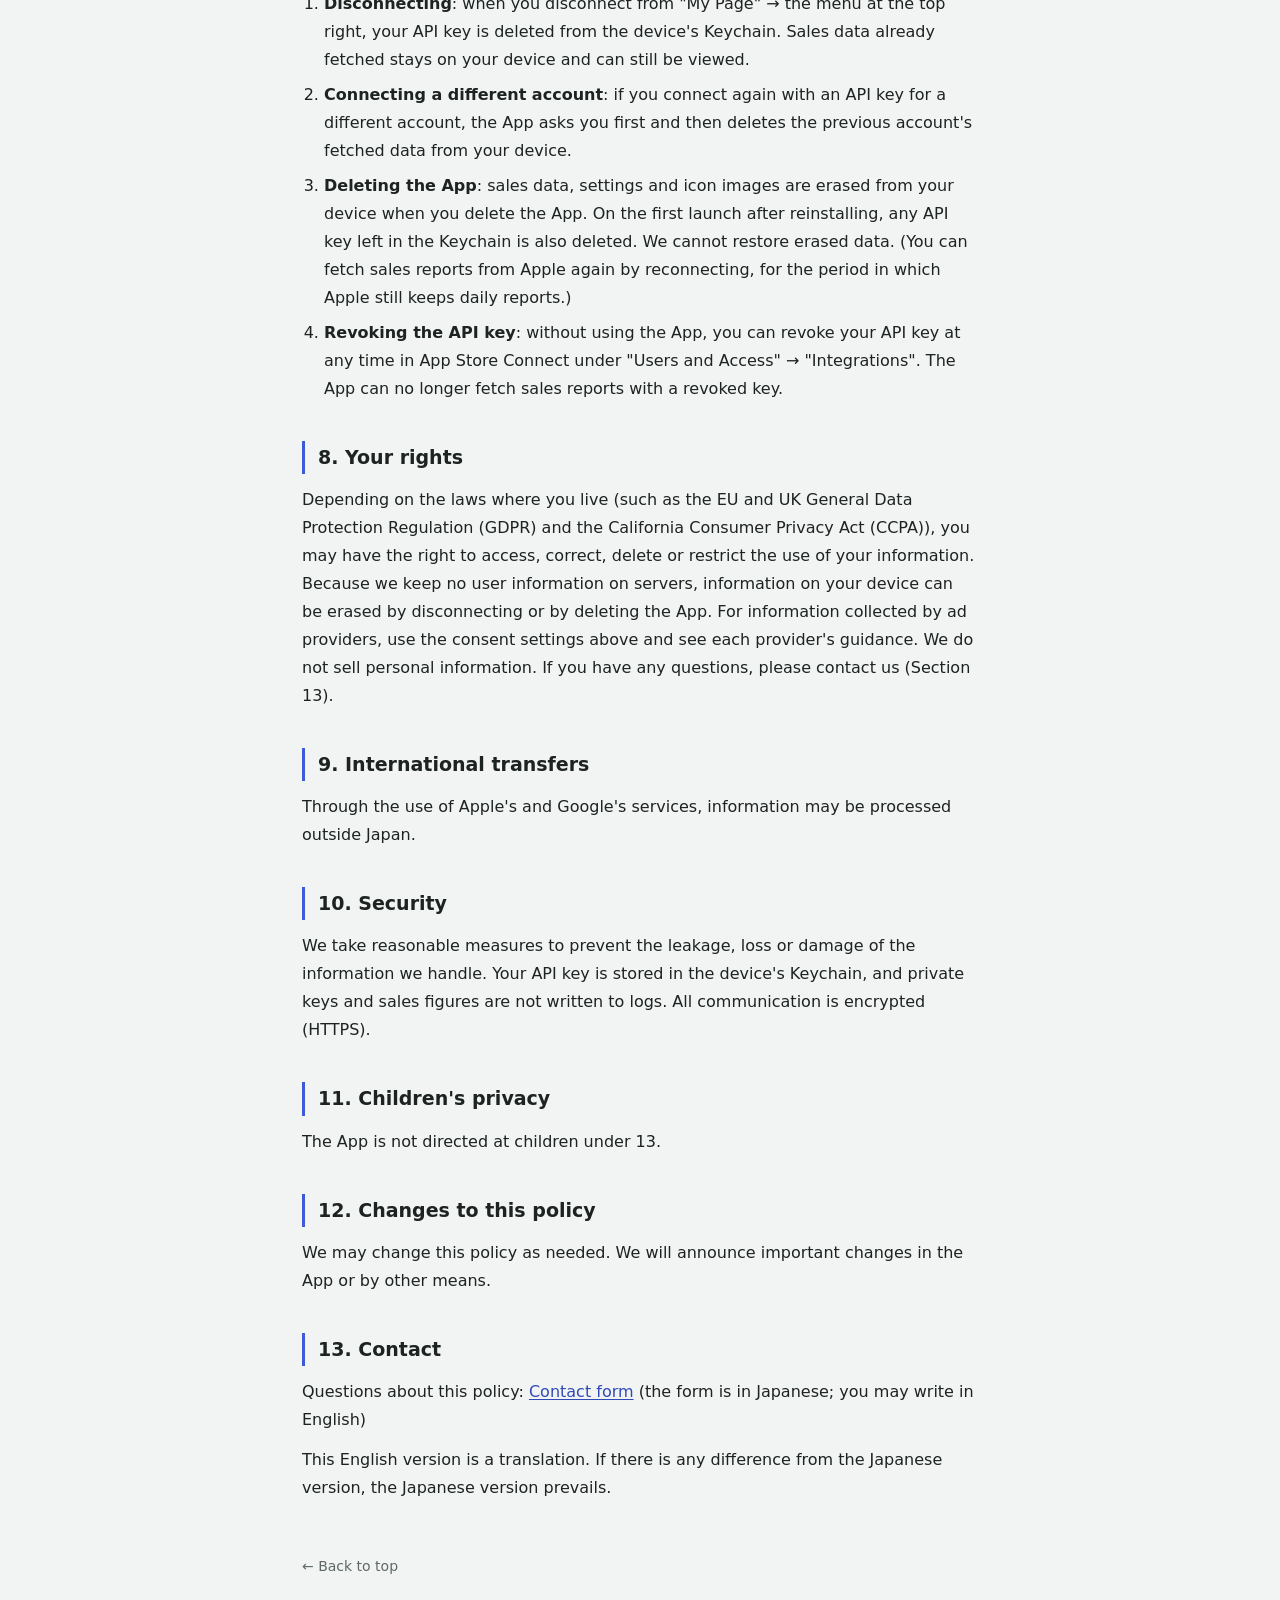
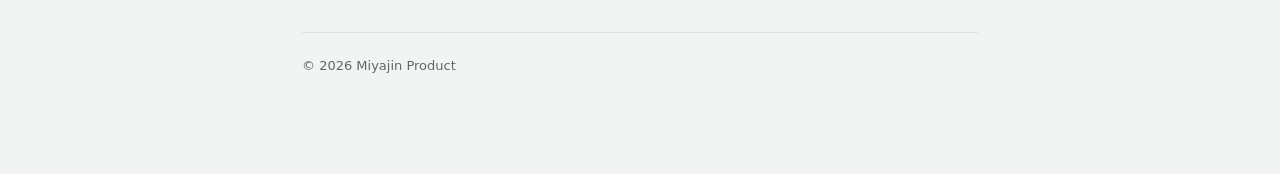
<file: en/privacy.html>
<!DOCTYPE html>
<html lang="en">
<head>
<meta charset="utf-8">
<meta name="viewport" content="width=device-width, initial-scale=1">
<title>Privacy Policy | Revenue for App Store Connect</title>
<link rel="stylesheet" href="../style.css">
</head>
<body>
<div class="wrap">
  <header class="site">
    <div class="brand">
      <div class="mark" aria-hidden="true"><svg viewBox="0 0 24 24"><path d="M3 19 L9 13 L13 16 L20 7"/><circle cx="20" cy="7" r="2.4"/></svg></div>
      <div>
        <div class="brand-name">Revenue for App Store Connect</div>
        <p class="app">By Miyajin Product</p>
      </div>
    </div>
    <h1>Privacy Policy</h1>
    <p class="updated">Last updated: 25 October 2026 · <a href="../privacy.html">日本語</a></p>
  </header>

  <p>Miyajin Product ("we", "us") sets out below how information is handled in the iOS app "Revenue for App Store Connect" (the "App").</p>

  <div class="note">
    The App has no server of ours and no account registration. Your App Store Connect API key is stored <strong>only in your device's Keychain</strong>. Sales reports are fetched directly from Apple by your device and stored <strong>only on your device</strong>. We never receive your API key or your sales data.
  </div>

  <h2>1. Information handled</h2>
  <ol>
    <li><strong>App Store Connect API key</strong>: the Issuer ID, Key ID and private key (.p8) you enter, and your Vendor Number. They are used to sign requests to Apple's API and are stored in your device's Keychain (saved as usable on this device only, and not synced with iCloud Keychain).</li>
    <li><strong>Sales reports</strong>: data fetched from Apple's App Store Connect API (daily summary sales reports) about your own apps, such as daily downloads, redownloads, updates, in-app purchases, estimated proceeds, currencies, countries, app names, SKUs and App Store IDs. They contain no information that identifies your customers.</li>
    <li><strong>Account identification</strong>: to tell which account the data belongs to, a one-way hash (SHA-256) of your Issuer ID and your Vendor Number are stored on your device.</li>
    <li><strong>App icon images</strong>: icons of your published apps that appear in your sales reports are stored on your device for display (Section 4).</li>
    <li><strong>Settings</strong>: display currency, appearance (light or dark), fetch status (whether each day was fetched) and similar settings are stored only on your device.</li>
    <li><strong>Advertising identifiers, etc.</strong>: to deliver ads, ad providers may collect the IDFA (Identifier for Advertisers) and information about your device and usage (Section 5).</li>
  </ol>
  <p>The App does not ask for or collect your name, email address or location.</p>

  <h2>2. Purposes of use</h2>
  <p>The information is used to (a) fetch, store, show, total and analyze your sales reports (comparisons with the previous period, and breakdowns by country, app and type), (b) make sure data from different accounts is not mixed, (c) fix problems, and (d) deliver, optimize and measure ads.</p>

  <h2>3. Where data is stored</h2>
  <div class="scroll">
  <table>
    <thead><tr><th>Information</th><th>Stored in</th></tr></thead>
    <tbody>
      <tr><td>API key (Issuer ID, Key ID, private key, Vendor Number)</td><td>Your device's Keychain (this device only)</td></tr>
      <tr><td>Sales reports, fetch status</td><td>On your device (an area for this App only)</td></tr>
      <tr><td>Account identification (Issuer ID hash, Vendor Number), settings</td><td>On your device</td></tr>
      <tr><td>App icon images</td><td>On your device</td></tr>
    </tbody>
  </table>
  </div>
  <p>Nothing is sent to or stored on our servers. The App does not sync with iCloud, but if device backups (such as iCloud Backup) are turned on, sales data and other data on your device may be included in those backups. (Your API key is saved as usable on this device only, so it is not restored to another device.)</p>

  <h2>4. Information sent outside the device</h2>
  <p>To provide its features, the App communicates directly from your device with the following companies.</p>
  <ol>
    <li><strong>Apple (App Store Connect API)</strong>: to fetch sales reports, the App sends Apple requests signed on your device with your API key (including your Vendor Number and the date). The private key itself is never sent.</li>
    <li><strong>Apple (iTunes Search API)</strong>: to show app icons, the App sends <strong>only the App Store IDs of published apps and a country code</strong>, and receives the icon images. Your API key and sales data are not sent.</li>
    <li><strong>Google AdMob</strong>: advertising identifiers and similar information may be sent to deliver ads (Section 5). Your API key and sales data are never sent to ad providers.</li>
  </ol>
  <p>While the demo (made-up data) is shown, the App does not make the requests in items 1 and 2. Ads (item 3) are still shown in the demo. We do not sell or provide your information to third parties except as required by law.</p>

  <h2>5. Advertising and tracking (ATT)</h2>
  <ol>
    <li>The App shows a Google AdMob banner ad at the bottom of the screens that show real data and in the demo. No ads are shown on the first screen or in the connection guide.</li>
    <li>If you allow tracking in iOS App Tracking Transparency (ATT), the advertising identifier (IDFA) may be used for personalized ads. If you do not allow it, non-personalized ads are shown and you can still use the App.</li>
    <li>SKAdNetwork and similar mechanisms may be used to measure ad performance.</li>
    <li>In the EEA, the UK and other applicable regions, a consent form from Google's User Messaging Platform (UMP) is shown, and no ads are requested until consent is obtained. You can change your choice at any time from "My Page" → the menu at the top right → "Ad Privacy Settings" in the App.</li>
    <li>Your API key and sales data are never used to deliver ads.</li>
  </ol>

  <h2>6. Third-party services</h2>
  <ul>
    <li>Apple (App Store Connect API, iTunes Search API)</li>
    <li>Google AdMob (ad delivery) / Google User Messaging Platform (consent management)</li>
  </ul>
  <p>Please see each company's privacy policy for how they handle information (<a href="https://www.apple.com/legal/privacy/" target="_blank" rel="noopener">Apple Privacy Policy</a> / <a href="https://policies.google.com/privacy" target="_blank" rel="noopener">Google Privacy Policy</a> / <a href="https://policies.google.com/technologies/ads" target="_blank" rel="noopener">Google advertising</a>).</p>

  <h2>7. Retention and deletion</h2>
  <ol>
    <li><strong>Disconnecting</strong>: when you disconnect from "My Page" → the menu at the top right, your API key is deleted from the device's Keychain. Sales data already fetched stays on your device and can still be viewed.</li>
    <li><strong>Connecting a different account</strong>: if you connect again with an API key for a different account, the App asks you first and then deletes the previous account's fetched data from your device.</li>
    <li><strong>Deleting the App</strong>: sales data, settings and icon images are erased from your device when you delete the App. On the first launch after reinstalling, any API key left in the Keychain is also deleted. We cannot restore erased data. (You can fetch sales reports from Apple again by reconnecting, for the period in which Apple still keeps daily reports.)</li>
    <li><strong>Revoking the API key</strong>: without using the App, you can revoke your API key at any time in App Store Connect under "Users and Access" → "Integrations". The App can no longer fetch sales reports with a revoked key.</li>
  </ol>

  <h2>8. Your rights</h2>
  <p>Depending on the laws where you live (such as the EU and UK General Data Protection Regulation (GDPR) and the California Consumer Privacy Act (CCPA)), you may have the right to access, correct, delete or restrict the use of your information. Because we keep no user information on servers, information on your device can be erased by disconnecting or by deleting the App. For information collected by ad providers, use the consent settings above and see each provider's guidance. We do not sell personal information. If you have any questions, please contact us (Section 13).</p>

  <h2>9. International transfers</h2>
  <p>Through the use of Apple's and Google's services, information may be processed outside Japan.</p>

  <h2>10. Security</h2>
  <p>We take reasonable measures to prevent the leakage, loss or damage of the information we handle. Your API key is stored in the device's Keychain, and private keys and sales figures are not written to logs. All communication is encrypted (HTTPS).</p>

  <h2>11. Children's privacy</h2>
  <p>The App is not directed at children under 13.</p>

  <h2>12. Changes to this policy</h2>
  <p>We may change this policy as needed. We will announce important changes in the App or by other means.</p>

  <h2>13. Contact</h2>
  <p>Questions about this policy: <a href="https://docs.google.com/forms/d/e/1FAIpQLSerlqKX8OvohAhMS4iuz7njMA0RL0A8FilcvmtY0oL1UKAetw/viewform" target="_blank" rel="noopener">Contact form</a> (the form is in Japanese; you may write in English)</p>

  <p>This English version is a translation. If there is any difference from the Japanese version, the Japanese version prevails.</p>

  <a class="back" href="index.html">← Back to top</a>

  <footer class="site">© 2026 Miyajin Product</footer>
</div>
</body>
</html>
</file>
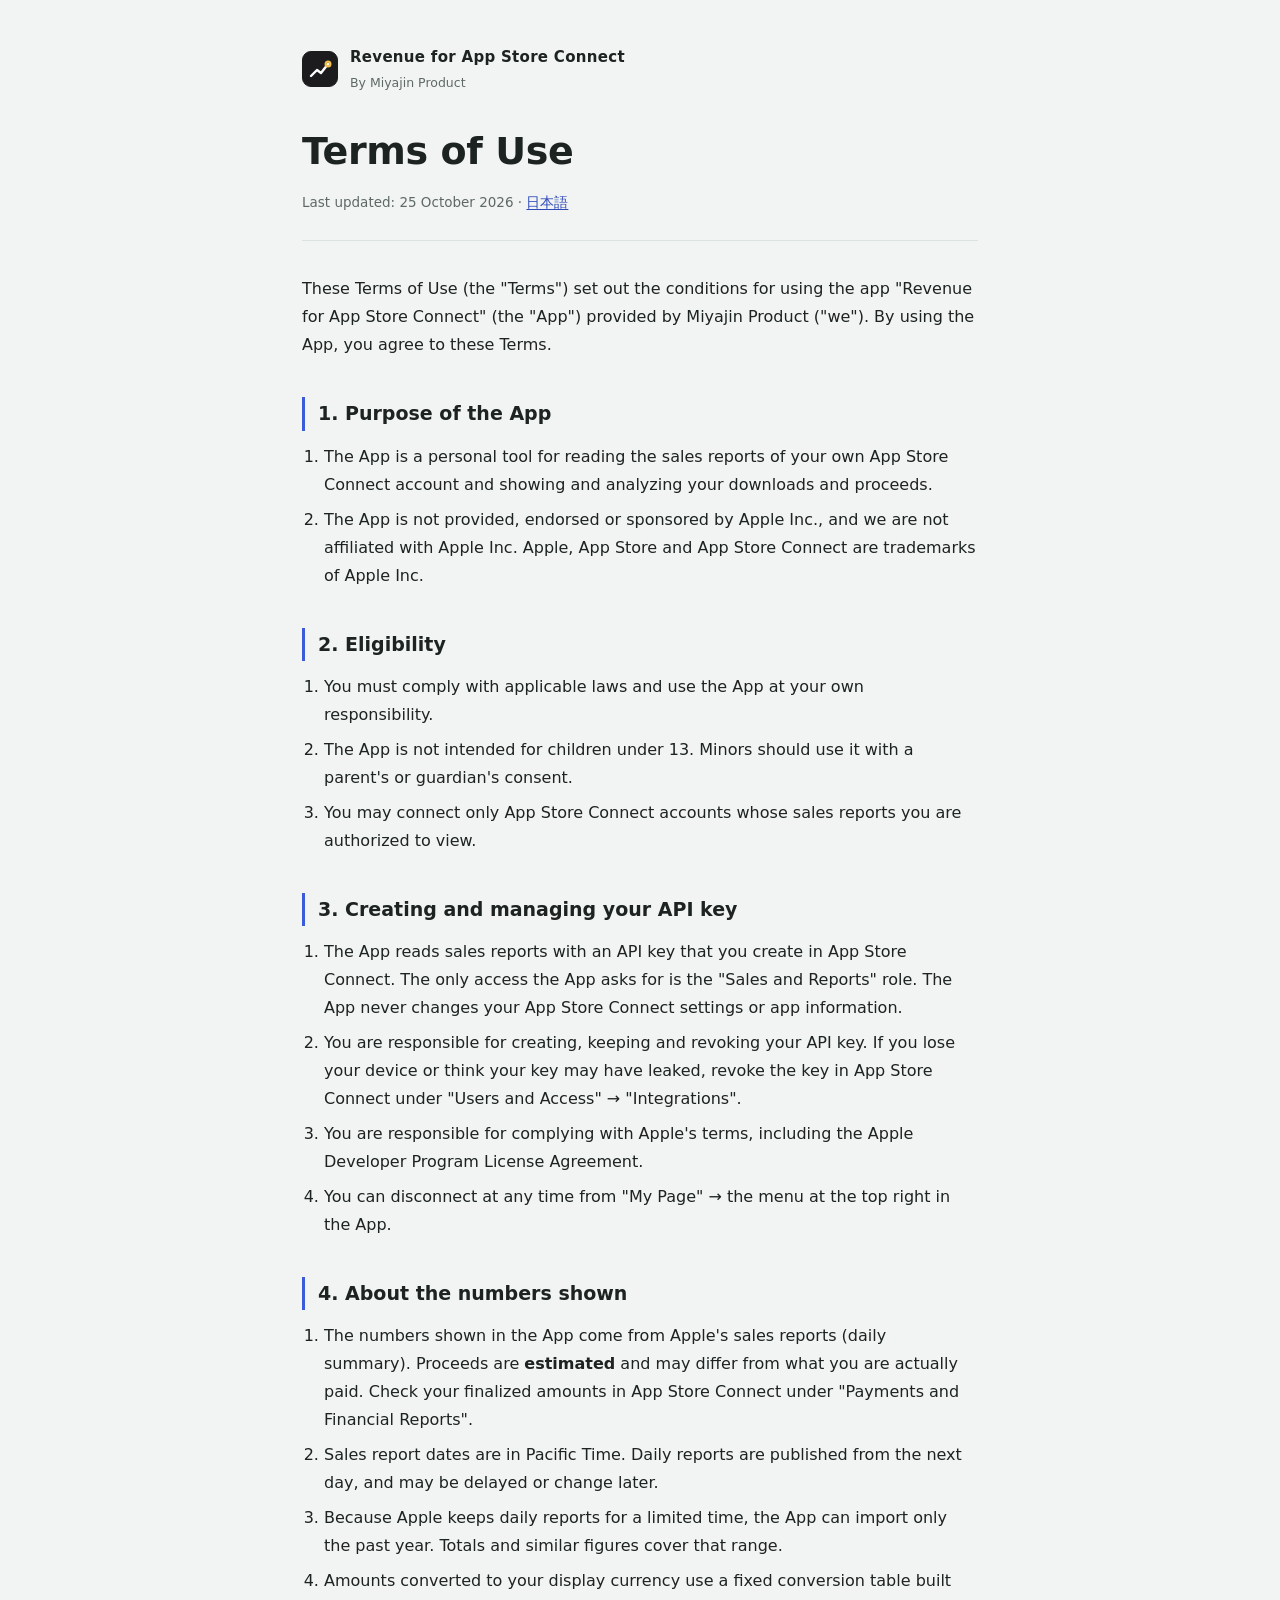
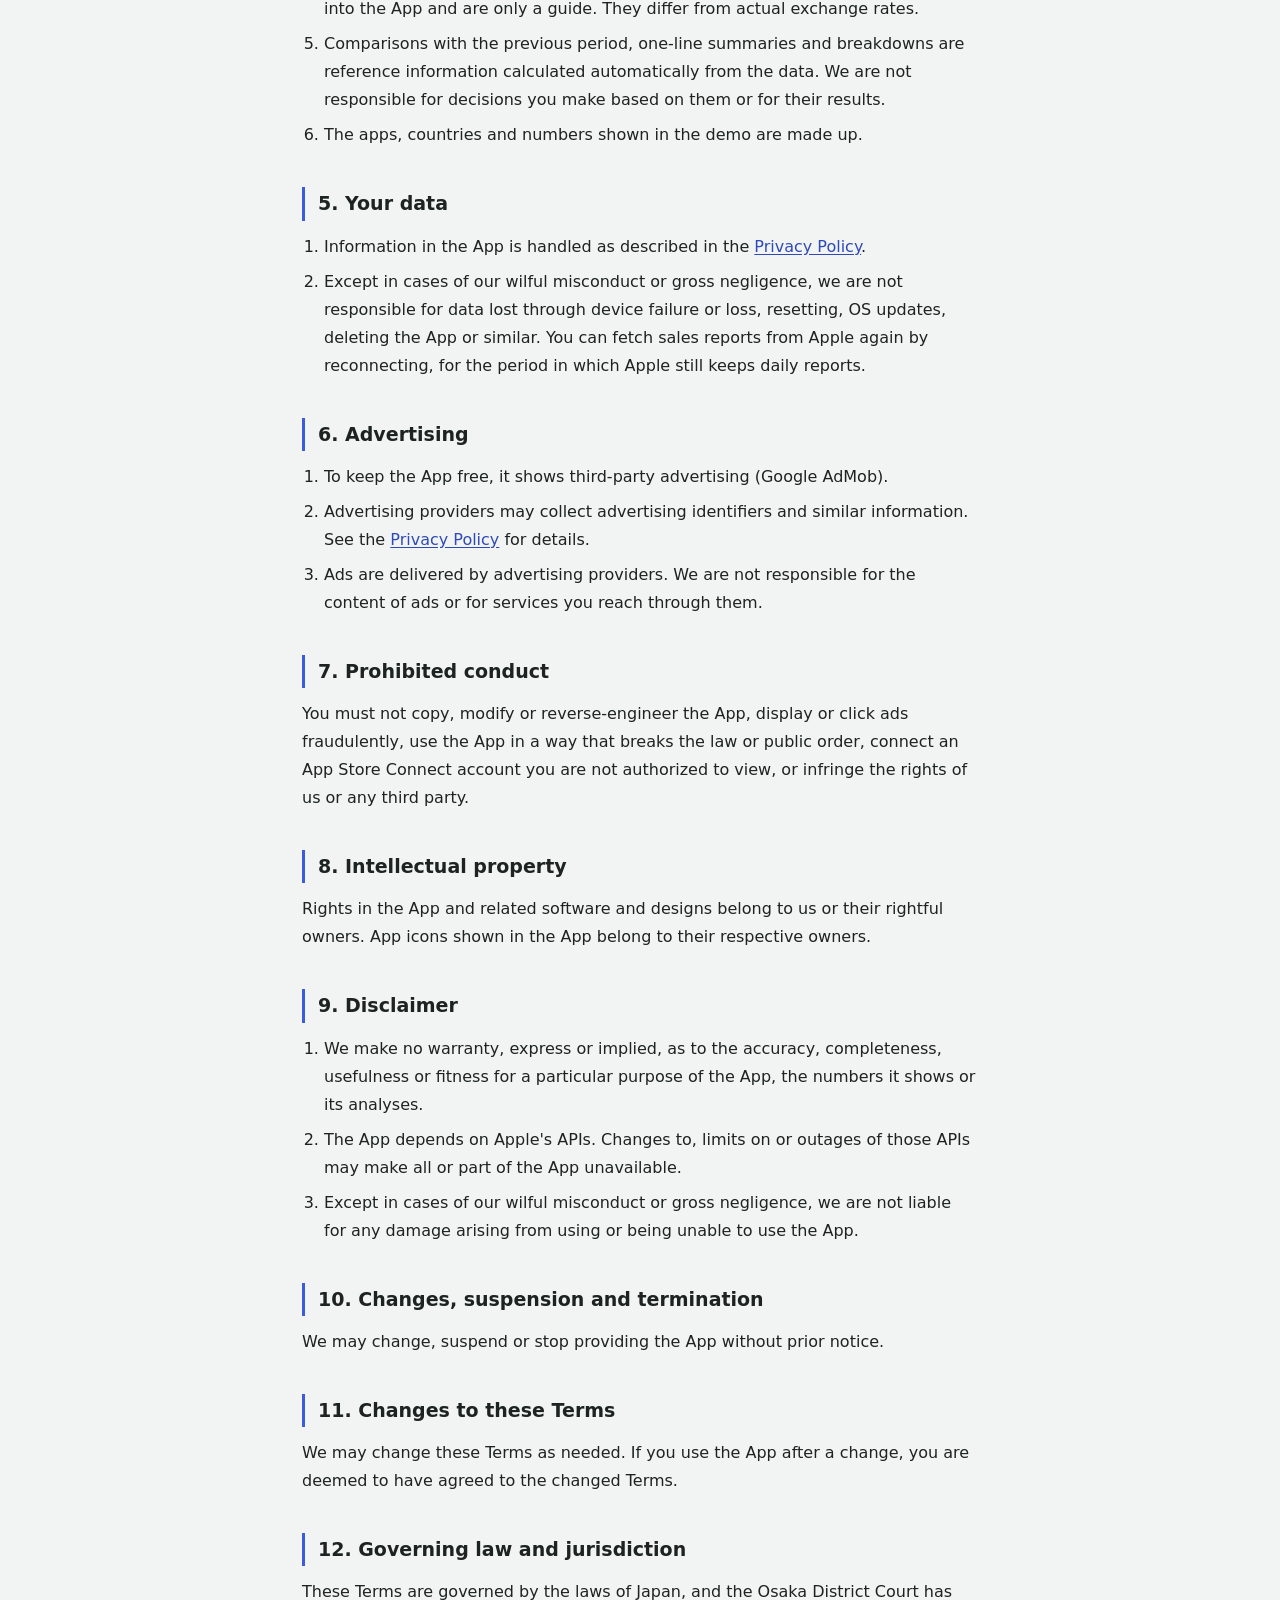
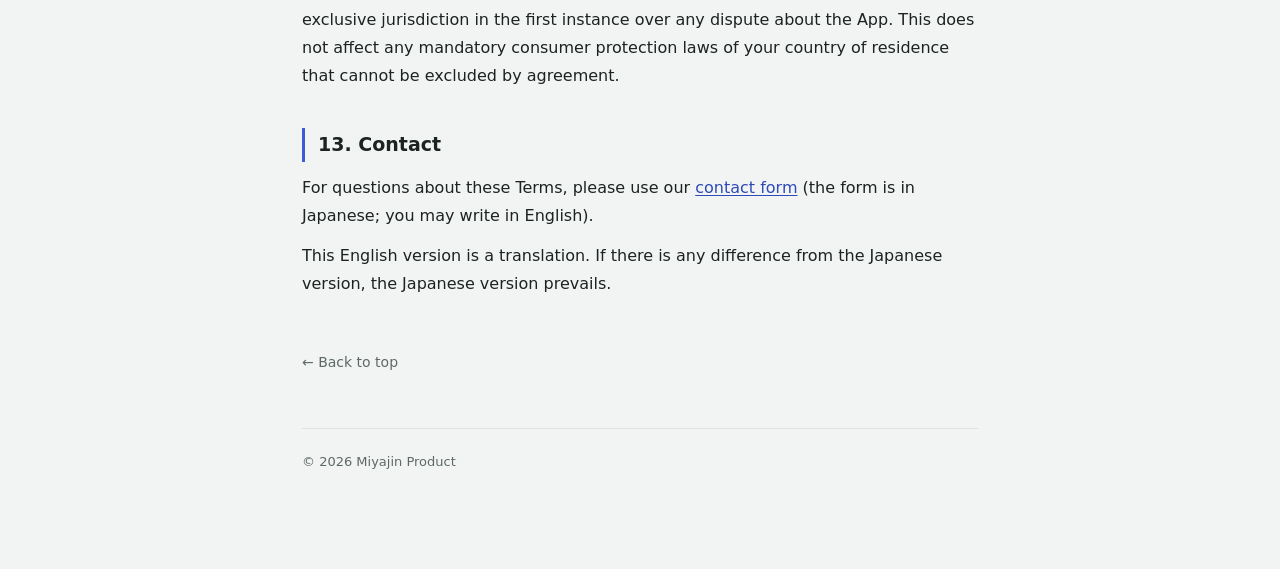
<file: en/terms.html>
<!DOCTYPE html>
<html lang="en">
<head>
<meta charset="utf-8">
<meta name="viewport" content="width=device-width, initial-scale=1">
<title>Terms of Use | Revenue for App Store Connect</title>
<link rel="stylesheet" href="../style.css">
</head>
<body>
<div class="wrap">
  <header class="site">
    <div class="brand">
      <div class="mark" aria-hidden="true"><svg viewBox="0 0 24 24"><path d="M3 19 L9 13 L13 16 L20 7"/><circle cx="20" cy="7" r="2.4"/></svg></div>
      <div>
        <div class="brand-name">Revenue for App Store Connect</div>
        <p class="app">By Miyajin Product</p>
      </div>
    </div>
    <h1>Terms of Use</h1>
    <p class="updated">Last updated: 25 October 2026 · <a href="../terms.html">日本語</a></p>
  </header>

  <p>These Terms of Use (the "Terms") set out the conditions for using the app "Revenue for App Store Connect" (the "App") provided by Miyajin Product ("we"). By using the App, you agree to these Terms.</p>

  <h2>1. Purpose of the App</h2>
  <ol>
    <li>The App is a personal tool for reading the sales reports of your own App Store Connect account and showing and analyzing your downloads and proceeds.</li>
    <li>The App is not provided, endorsed or sponsored by Apple Inc., and we are not affiliated with Apple Inc. Apple, App Store and App Store Connect are trademarks of Apple Inc.</li>
  </ol>

  <h2>2. Eligibility</h2>
  <ol>
    <li>You must comply with applicable laws and use the App at your own responsibility.</li>
    <li>The App is not intended for children under 13. Minors should use it with a parent's or guardian's consent.</li>
    <li>You may connect only App Store Connect accounts whose sales reports you are authorized to view.</li>
  </ol>

  <h2>3. Creating and managing your API key</h2>
  <ol>
    <li>The App reads sales reports with an API key that you create in App Store Connect. The only access the App asks for is the "Sales and Reports" role. The App never changes your App Store Connect settings or app information.</li>
    <li>You are responsible for creating, keeping and revoking your API key. If you lose your device or think your key may have leaked, revoke the key in App Store Connect under "Users and Access" → "Integrations".</li>
    <li>You are responsible for complying with Apple's terms, including the Apple Developer Program License Agreement.</li>
    <li>You can disconnect at any time from "My Page" → the menu at the top right in the App.</li>
  </ol>

  <h2>4. About the numbers shown</h2>
  <ol>
    <li>The numbers shown in the App come from Apple's sales reports (daily summary). Proceeds are <strong>estimated</strong> and may differ from what you are actually paid. Check your finalized amounts in App Store Connect under "Payments and Financial Reports".</li>
    <li>Sales report dates are in Pacific Time. Daily reports are published from the next day, and may be delayed or change later.</li>
    <li>Because Apple keeps daily reports for a limited time, the App can import only the past year. Totals and similar figures cover that range.</li>
    <li>Amounts converted to your display currency use a fixed conversion table built into the App and are only a guide. They differ from actual exchange rates.</li>
    <li>Comparisons with the previous period, one-line summaries and breakdowns are reference information calculated automatically from the data. We are not responsible for decisions you make based on them or for their results.</li>
    <li>The apps, countries and numbers shown in the demo are made up.</li>
  </ol>

  <h2>5. Your data</h2>
  <ol>
    <li>Information in the App is handled as described in the <a href="privacy.html">Privacy Policy</a>.</li>
    <li>Except in cases of our wilful misconduct or gross negligence, we are not responsible for data lost through device failure or loss, resetting, OS updates, deleting the App or similar. You can fetch sales reports from Apple again by reconnecting, for the period in which Apple still keeps daily reports.</li>
  </ol>

  <h2>6. Advertising</h2>
  <ol>
    <li>To keep the App free, it shows third-party advertising (Google AdMob).</li>
    <li>Advertising providers may collect advertising identifiers and similar information. See the <a href="privacy.html">Privacy Policy</a> for details.</li>
    <li>Ads are delivered by advertising providers. We are not responsible for the content of ads or for services you reach through them.</li>
  </ol>

  <h2>7. Prohibited conduct</h2>
  <p>You must not copy, modify or reverse-engineer the App, display or click ads fraudulently, use the App in a way that breaks the law or public order, connect an App Store Connect account you are not authorized to view, or infringe the rights of us or any third party.</p>

  <h2>8. Intellectual property</h2>
  <p>Rights in the App and related software and designs belong to us or their rightful owners. App icons shown in the App belong to their respective owners.</p>

  <h2>9. Disclaimer</h2>
  <ol>
    <li>We make no warranty, express or implied, as to the accuracy, completeness, usefulness or fitness for a particular purpose of the App, the numbers it shows or its analyses.</li>
    <li>The App depends on Apple's APIs. Changes to, limits on or outages of those APIs may make all or part of the App unavailable.</li>
    <li>Except in cases of our wilful misconduct or gross negligence, we are not liable for any damage arising from using or being unable to use the App.</li>
  </ol>

  <h2>10. Changes, suspension and termination</h2>
  <p>We may change, suspend or stop providing the App without prior notice.</p>

  <h2>11. Changes to these Terms</h2>
  <p>We may change these Terms as needed. If you use the App after a change, you are deemed to have agreed to the changed Terms.</p>

  <h2>12. Governing law and jurisdiction</h2>
  <p>These Terms are governed by the laws of Japan, and the Osaka District Court has exclusive jurisdiction in the first instance over any dispute about the App. This does not affect any mandatory consumer protection laws of your country of residence that cannot be excluded by agreement.</p>

  <h2>13. Contact</h2>
  <p>For questions about these Terms, please use our <a href="https://docs.google.com/forms/d/e/1FAIpQLSerlqKX8OvohAhMS4iuz7njMA0RL0A8FilcvmtY0oL1UKAetw/viewform" target="_blank" rel="noopener">contact form</a> (the form is in Japanese; you may write in English).</p>

  <p>This English version is a translation. If there is any difference from the Japanese version, the Japanese version prevails.</p>

  <a class="back" href="index.html">← Back to top</a>

  <footer class="site">© 2026 Miyajin Product</footer>
</div>
</body>
</html>
</file>
<file: style.css>
:root {
  /* アプリの差し色の藍（Design/tokens.md の accent）と、アイコンの墨（ink）に合わせた値 */
  --bg: #F2F4F3;
  --surface: #FFFFFF;
  --text: #1C2321;
  --muted: #5E6966;
  --border: #DCE2E0;
  --accent: #3B5BDB;
  --accent-ink: #2F4AB8;
  --accent-soft: #EAEEFC;
  --radius: 16px;
  --maxw: 720px;
  --font: -apple-system, BlinkMacSystemFont, "Hiragino Sans", "Hiragino Kaku Gothic ProN", "Yu Gothic", "YuGothic", Meiryo, system-ui, sans-serif;
}
@media (prefers-color-scheme: dark) {
  :root {
    --bg:#111615; --surface:#1B2220; --text:#E8EEEC; --muted:#A3AEAA; --border:#2C3633;
    --accent:#7C8CF8; --accent-ink:#9AA6FA; --accent-soft:#1C2140;
  }
}
* { box-sizing: border-box; }
body { margin: 0; background: var(--bg); color: var(--text); font-family: var(--font); line-height: 1.75; -webkit-font-smoothing: antialiased; }
.wrap { max-width: var(--maxw); margin: 0 auto; padding: 0 22px 96px; }

/* header */
header.site { padding: 44px 0 26px; border-bottom: 1px solid var(--border); margin-bottom: 34px; }
.brand { display: flex; align-items: center; gap: 12px; }
.mark { width: 36px; height: 36px; flex: none; border-radius: 9px; background: var(--surface); border: 1px solid var(--border); display: grid; place-items: center; }
.mark svg { width: 24px; height: 24px; }
.mark { background: #1C1C1E; border-color: #1C1C1E; } /* アイコン案A「墨の上昇線」と同じ: 墨の地・白い線・先端だけ金の輪 */
.mark path { fill: none; stroke: #FFFFFF; stroke-width: 2.4; stroke-linecap: round; stroke-linejoin: round; }
.mark circle { fill: none; stroke: #F2C14E; stroke-width: 2.2; }
.app { color: var(--muted); font-size: 12.5px; margin: 2px 0 0; }
.brand-name { font-weight: 700; font-size: 15px; letter-spacing: .02em; }
h1 { font-size: clamp(28px, 6vw, 38px); font-weight: 800; letter-spacing: -.01em; margin: 24px 0 6px; text-wrap: balance; }
.updated { color: var(--muted); font-size: 13.5px; margin: 0; }
.lead { color: var(--muted); font-size: 16px; }

/* text */
h2 { font-size: 19px; font-weight: 700; margin: 38px 0 10px; padding-left: 13px; border-left: 3px solid var(--accent); }
p, li { font-size: 16px; }
p { margin: 12px 0; }
.muted { color: var(--muted); }
ul, ol { padding-left: 22px; margin: 12px 0; }
li { margin: 7px 0; }
a { color: var(--accent-ink); text-decoration: underline; text-underline-offset: 2px; overflow-wrap: anywhere; }
a:focus-visible { outline: 2px solid var(--accent); outline-offset: 2px; border-radius: 3px; }
strong { font-weight: 700; }

.note { background: var(--accent-soft); border: 1px solid var(--border); border-radius: var(--radius); padding: 16px 18px; margin: 20px 0; font-size: 15px; }
.back { display: inline-block; margin-top: 40px; color: var(--muted); font-size: 14px; text-decoration: none; }
.back:hover { color: var(--text); }
footer.site { margin-top: 52px; padding-top: 22px; border-top: 1px solid var(--border); color: var(--muted); font-size: 13px; }

/* hub cards (index) */
.card-links { display: grid; gap: 14px; margin: 24px 0; }
.card-links a { display: block; background: var(--surface); border: 1px solid var(--border); border-radius: var(--radius); padding: 18px 20px; text-decoration: none; color: var(--text); }
.card-links a:hover { border-color: var(--accent); }
.card-links .t { font-weight: 700; font-size: 17px; }
.card-links .d { color: var(--muted); font-size: 14px; margin-top: 4px; }

/* features (index) */
.features { display: grid; grid-template-columns: repeat(2, 1fr); gap: 14px; margin: 8px 0; }
@media (max-width: 560px) { .features { grid-template-columns: 1fr; } }
.feat { background: var(--surface); border: 1px solid var(--border); border-radius: var(--radius); padding: 18px; }
.feat h3 { margin: 0 0 5px; font-size: 16px; }
.feat p { margin: 0; color: var(--muted); font-size: 14px; }

table { width: 100%; border-collapse: collapse; margin: 14px 0; font-size: 14.5px; }
th, td { text-align: left; padding: 9px 10px; border-bottom: 1px solid var(--border); vertical-align: top; }
th { color: var(--muted); font-weight: 600; font-size: 12.5px; white-space: nowrap; }
.scroll { overflow-x: auto; }
</file>
